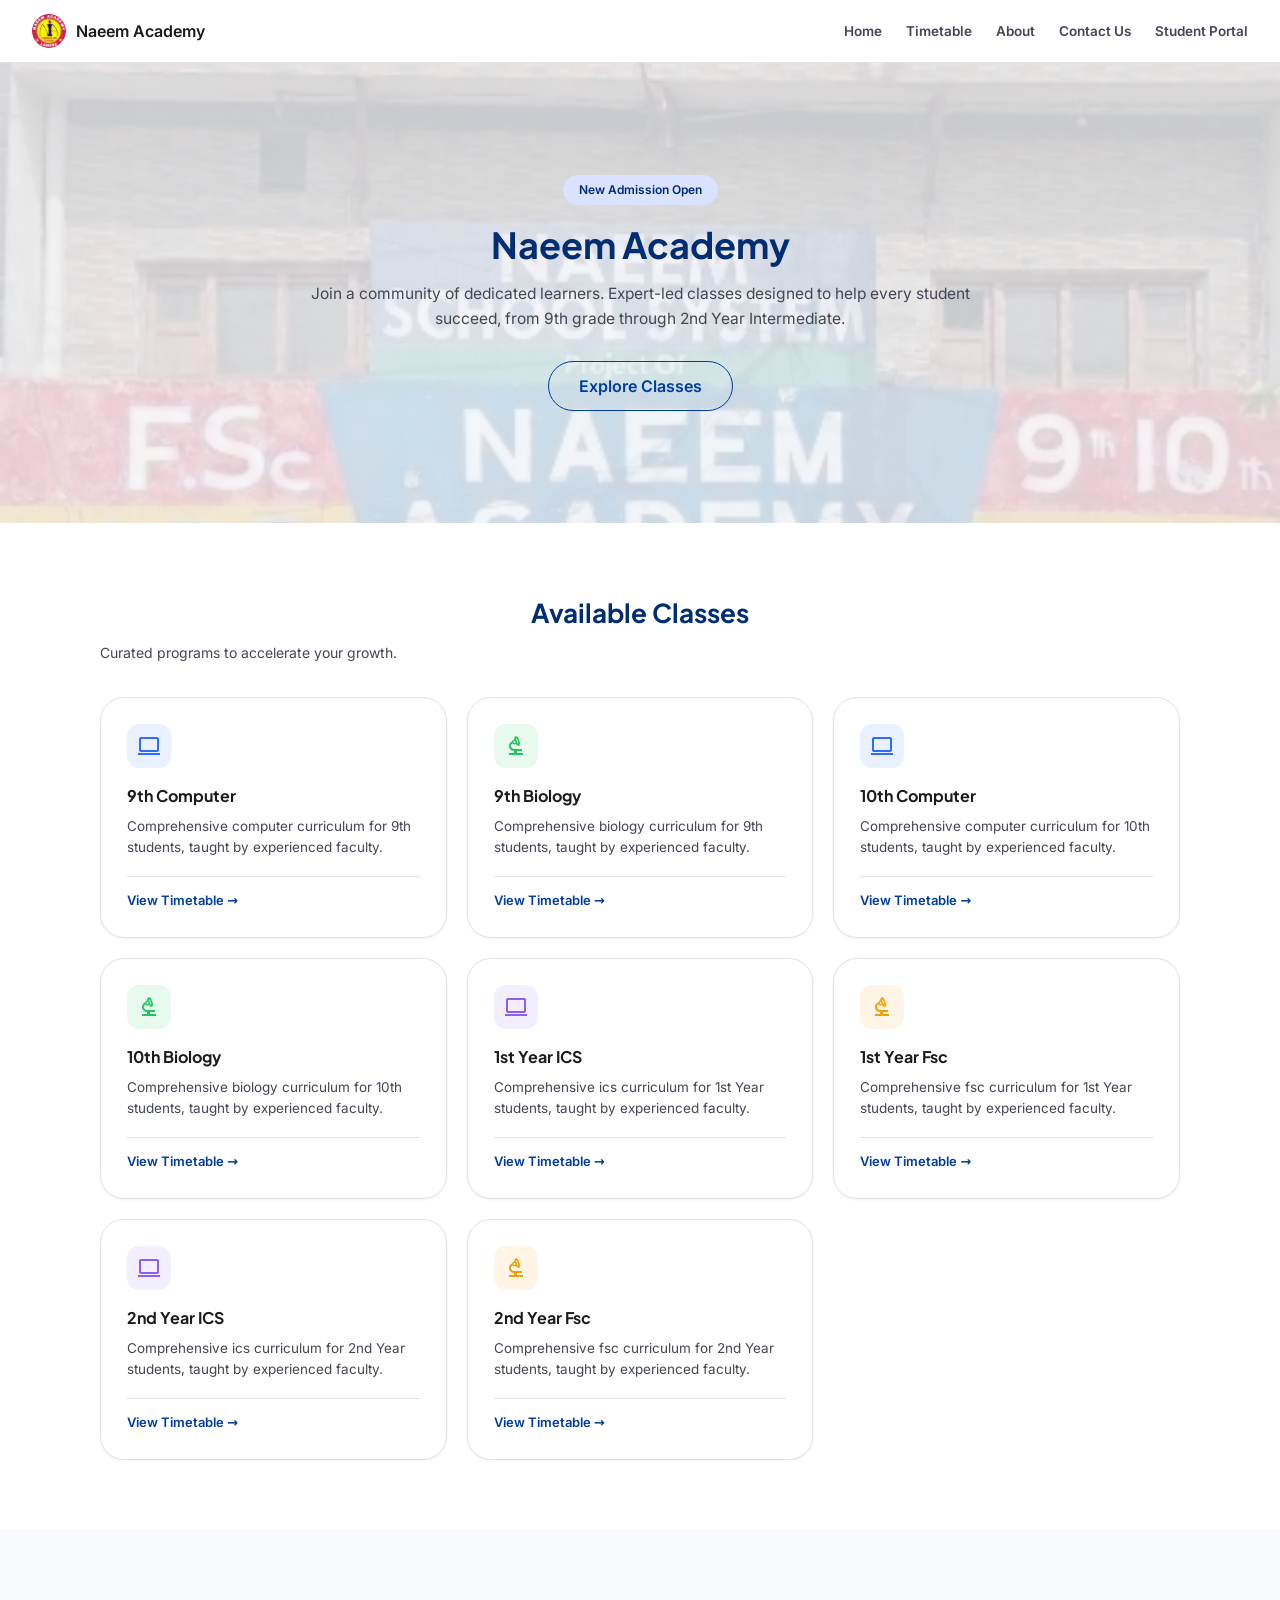
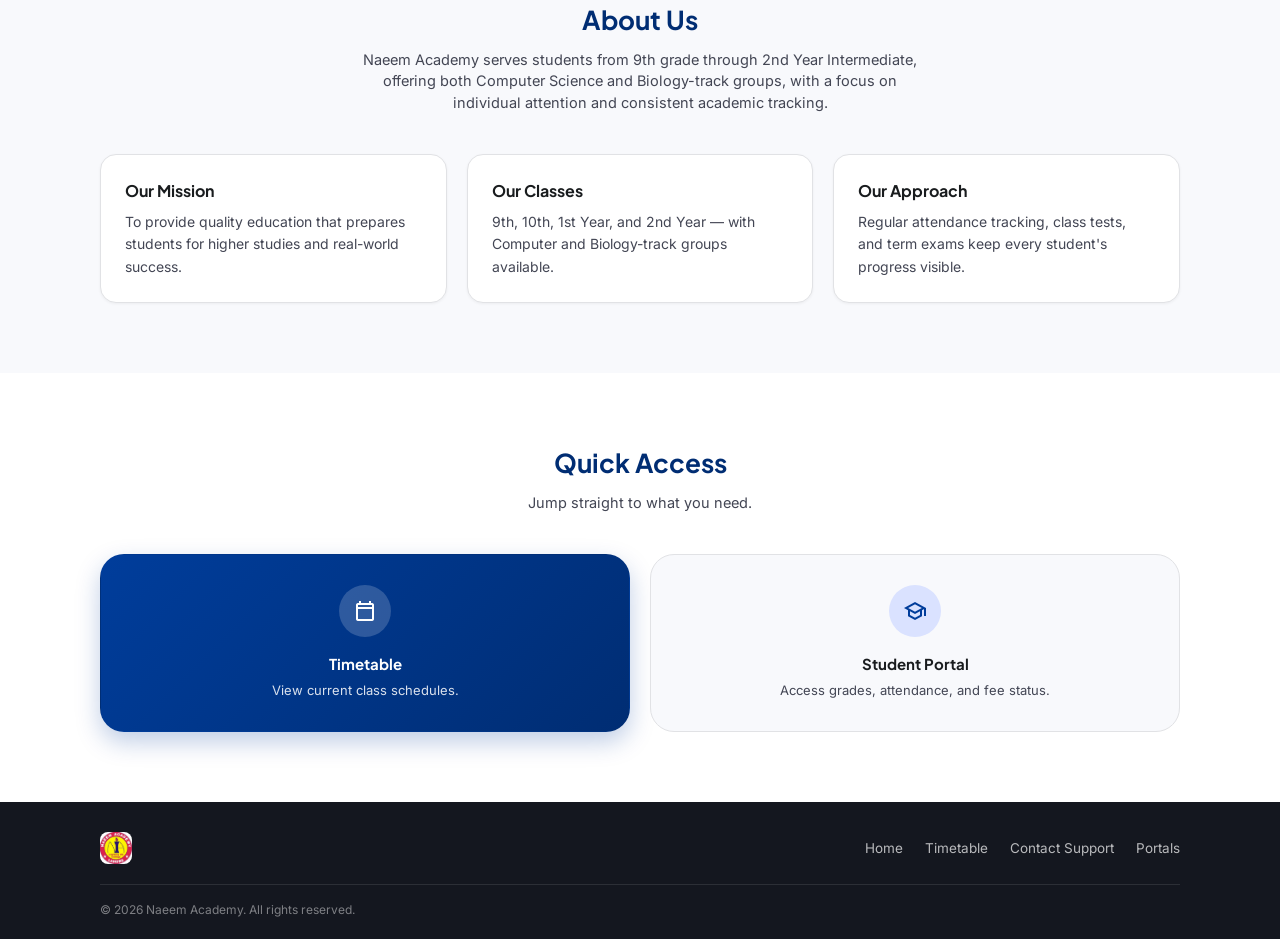
<file: index.html>
<!DOCTYPE html>
<html lang="en">
<head>
<meta charset="UTF-8" />
<meta name="viewport" content="width=device-width, initial-scale=1.0" />
<title>Naeem Academy - Home</title>
<link rel="stylesheet" href="fonts/fonts.css" />
<link rel="stylesheet" href="css/site.css" />
<link rel="stylesheet" href="css/landing.css" />
<link rel="icon" type="image/png" href="assets/favicon.png" />
</head>
<body class="public-body">

<a href="#main-content" class="sr-only-focusable">Skip to main content</a>

<header class="site-nav">
  <a href="#home" class="site-brand">
    <img src="assets/logo.jpg" alt="Naeem Academy logo" />
    <span>Naeem Academy</span>
  </a>
  <button type="button" class="public-nav-toggle" id="public-nav-toggle" aria-label="Open menu" aria-expanded="false">
    <span class="material-symbols-outlined">menu</span>
  </button>
  <nav class="site-nav-links" id="public-nav-links">
    <a href="#home">Home</a>
    <a href="timetable.html">Timetable</a>
    <a href="#about">About</a>
    <a href="#contact">Contact Us</a>
    <a href="student-login.html">Student Portal</a>
  </nav>
</header>

<main id="main-content">

  <section id="home" class="hero" style="background-image: url('assets/background.png');">
    <div class="hero-overlay"></div>
    <div class="hero-content">
      <span class="hero-badge">New Admission Open</span>
      <h1>Naeem Academy</h1>
      <p class="hero-tagline">Join a community of dedicated learners. Expert-led classes designed to help every student succeed, from 9th grade through 2nd Year Intermediate.</p>
      <a href="#classes" class="hero-cta">Explore Classes</a>
    </div>
  </section>

  <section id="classes" class="public-section">
    <div class="public-section-inner">
      <h2 class="section-heading-left">Available Classes</h2>
      <p class="section-lede-left">Curated programs to accelerate your growth.</p>

      <div class="class-grid" id="classGrid"></div>
    </div>
  </section>

  <section id="about" class="public-section public-section-alt">
    <div class="public-section-inner">
      <h2>About Us</h2>
      <p class="public-lede">
        Naeem Academy serves students from 9th grade through 2nd Year Intermediate, offering
        both Computer Science and Biology-track groups, with a focus on individual attention
        and consistent academic tracking.
      </p>
      <div class="about-grid">
        <div class="about-card">
          <h3>Our Mission</h3>
          <p>To provide quality education that prepares students for higher studies and real-world success.</p>
        </div>
        <div class="about-card">
          <h3>Our Classes</h3>
          <p>9th, 10th, 1st Year, and 2nd Year — with Computer and Biology-track groups available.</p>
        </div>
        <div class="about-card">
          <h3>Our Approach</h3>
          <p>Regular attendance tracking, class tests, and term exams keep every student's progress visible.</p>
        </div>
      </div>
    </div>
  </section>

  <section id="portals" class="public-section">
    <div class="public-section-inner">
      <h2>Quick Access</h2>
      <p class="public-lede">Jump straight to what you need.</p>
      <div class="quick-grid">
        <a href="timetable.html" class="quick-card quick-card-highlight">
          <div class="quick-card-icon"><span class="material-symbols-outlined">calendar_today</span></div>
          <h3>Timetable</h3>
          <p>View current class schedules.</p>
        </a>
        <a href="student-login.html" class="quick-card">
          <div class="quick-card-icon"><span class="material-symbols-outlined">school</span></div>
          <h3>Student Portal</h3>
          <p>Access grades, attendance, and fee status.</p>
        </a>
      </div>
    </div>
  </section>
<!--
  <section id="contact" class="public-section public-section-alt">
    <div class="public-section-inner">
      <h2>Get in Touch</h2>
      <p class="public-lede">We're here to help you on your educational journey.</p>
      <div class="contact-grid">
        <div class="contact-map">
          Map coming soon &mdash; add your Google Maps embed URL here.
        </div>
        <div class="contact-details-card">
          <div class="contact-row">
            <span class="contact-icon"><span class="material-symbols-outlined">location_on</span></span>
            <div>
              <div class="contact-label">Address</div>
              <div>Your academy address goes here<br><span class="placeholder-note">(placeholder)</span></div>
            </div>
          </div>
          <div class="contact-row">
            <span class="contact-icon"><span class="material-symbols-outlined">call</span></span>
            <div>
              <div class="contact-label">Phone</div>
              <div>+92 000 0000000<br><span class="placeholder-note">(placeholder)</span></div>
            </div>
          </div>
          <div class="contact-row">
            <span class="contact-icon"><span class="material-symbols-outlined">mail</span></span>
            <div>
              <div class="contact-label">Email</div>
              <div>info@naeemacademy.example<br><span class="placeholder-note">(placeholder)</span></div>
            </div>
          </div>
        </div>
      </div>
    </div>
  </section>
-->
</main>

<footer class="site-footer">
  <div class="site-footer-inner">
    <div class="site-footer-brand">
      <img src="assets/logo.jpg" alt="Naeem Academy logo" />
    </div>
    <nav class="site-footer-links">
      <a href="#home">Home</a>
      <a href="timetable.html">Timetable</a>
      <a href="#contact">Contact Support</a>
      <a href="#portals">Portals</a>
    </nav>
  </div>
  <p class="site-footer-copyright">&copy; 2026 Naeem Academy. All rights reserved.</p>
</footer>

<script src="js/home.js"></script>
</body>
</html>
</file>
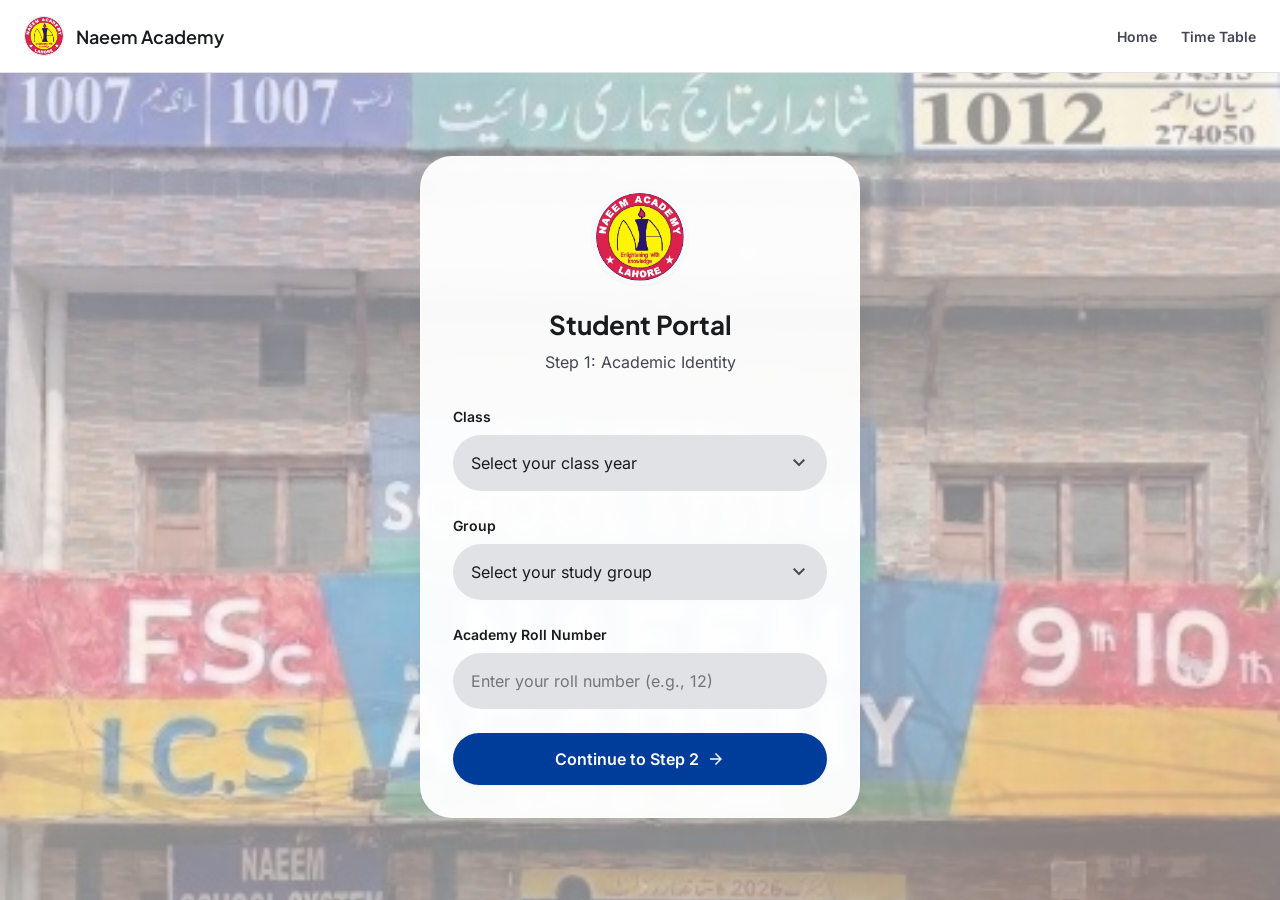
<file: attendance.html>
<!DOCTYPE html>
<html lang="en">
<head>
<meta charset="UTF-8" />
<meta name="viewport" content="width=device-width, initial-scale=1.0" />
<title>Naeem Academy - Attendance</title>
<link rel="stylesheet" href="fonts/fonts.css" />
<link rel="stylesheet" href="css/site.css" />
<link rel="icon" type="image/png" href="assets/favicon.png" />
</head>
<body>
  <div class="page-shell">
    <aside id="sidebar" class="sidebar"></aside>

    <nav id="mobileNav" class="mobile-nav" aria-label="Mobile navigation"></nav>
    <div id="notifModal" class="modal-overlay"></div>

    <div class="page-content">
      <header id="topbar" class="topbar"></header>

      <main class="page-main">
        <section class="profile-header-card">
          <div class="stack-row">
            <div class="avatar-circle"><span class="material-symbols-outlined">person</span></div>
            <div>
              <h1 class="page-title" id="headName"></h1>
              <p class="text-muted" id="headId" style="margin:2px 0 0;"></p>
            </div>
          </div>
          <div style="text-align:right;">
            <span class="text-label">Today's Attendance</span>
            <div id="headStatus" style="margin-top:8px;"></div>
          </div>
        </section>

        <div class="grid grid-3">
          <div class="stat-card" style="flex-direction:row; align-items:center;">
            <div class="avatar-circle" style="background:rgb(134,239,172); color:rgb(21,128,61);">
              <span class="material-symbols-outlined">check_circle</span>
            </div>
            <div>
              <div class="page-title" id="countPresent">0</div>
              <span class="text-label">Present</span>
            </div>
          </div>
          <div class="stat-card" style="flex-direction:row; align-items:center;">
            <div class="avatar-circle" style="background:rgb(254,226,226); color:rgb(220,38,38);">
              <span class="material-symbols-outlined">cancel</span>
            </div>
            <div>
              <div class="page-title" id="countAbsent">0</div>
              <span class="text-label">Absent</span>
            </div>
          </div>
          <div class="stat-card" style="flex-direction:row; align-items:center;">
            <div class="avatar-circle" style="background:rgb(254,243,199); color:rgb(217,119,6);">
              <span class="material-symbols-outlined">warning</span>
            </div>
            <div>
              <div class="page-title" id="countLeave">0</div>
              <span class="text-label">Leave</span>
            </div>
          </div>
        </div>

        <section class="table-card">
          <div class="cal-header">
            <div class="cal-title-row">
              <h2 class="section-title">Monthly Attendance</h2>
              <div class="month-switch">
                <button id="prevMonth" type="button" aria-label="Previous month"><span class="material-symbols-outlined" style="font-size:18px;">chevron_left</span></button>
                <span id="monthLabel">&mdash;</span>
                <button id="nextMonth" type="button" aria-label="Next month"><span class="material-symbols-outlined" style="font-size:18px;">chevron_right</span></button>
              </div>
            </div>
            <div class="cal-legend">
              <span><span class="dot" style="background:#dcfce7;"></span>Present</span>
              <span><span class="dot" style="background:#fee2e2;border:1px solid #dc2626;"></span>Absent</span>
              <span><span class="dot" style="background:#fef3c7;border:1px solid #d97706;"></span>Leave</span>
              <span><span class="dot" style="background:#dbeafe;border:1px solid #1d4ed8;"></span>Holiday</span>
              <span><span class="dot" style="border:1.5px dashed var(--color-outline-light);"></span>No Record</span>
            </div>
          </div>
          <div class="cal-grid" id="calGrid"></div>
        </section>
      </main>

      <footer class="table-card" style="border-radius:0; text-align:center; box-shadow:none; border-top:1px solid var(--color-line); margin-top:auto;">
        <span class="text-label" style="text-transform:none; letter-spacing:normal;">&copy; 2026 Naeem Academy. All rights reserved.</span>
      </footer>
      <div class="mobile-nav-spacer"></div>
    </div>
  </div>

  <script src="js/common.js"></script>
  <script src="js/layout.js"></script>
  <script src="js/attendance.js"></script>
</body>
</html>
</file>
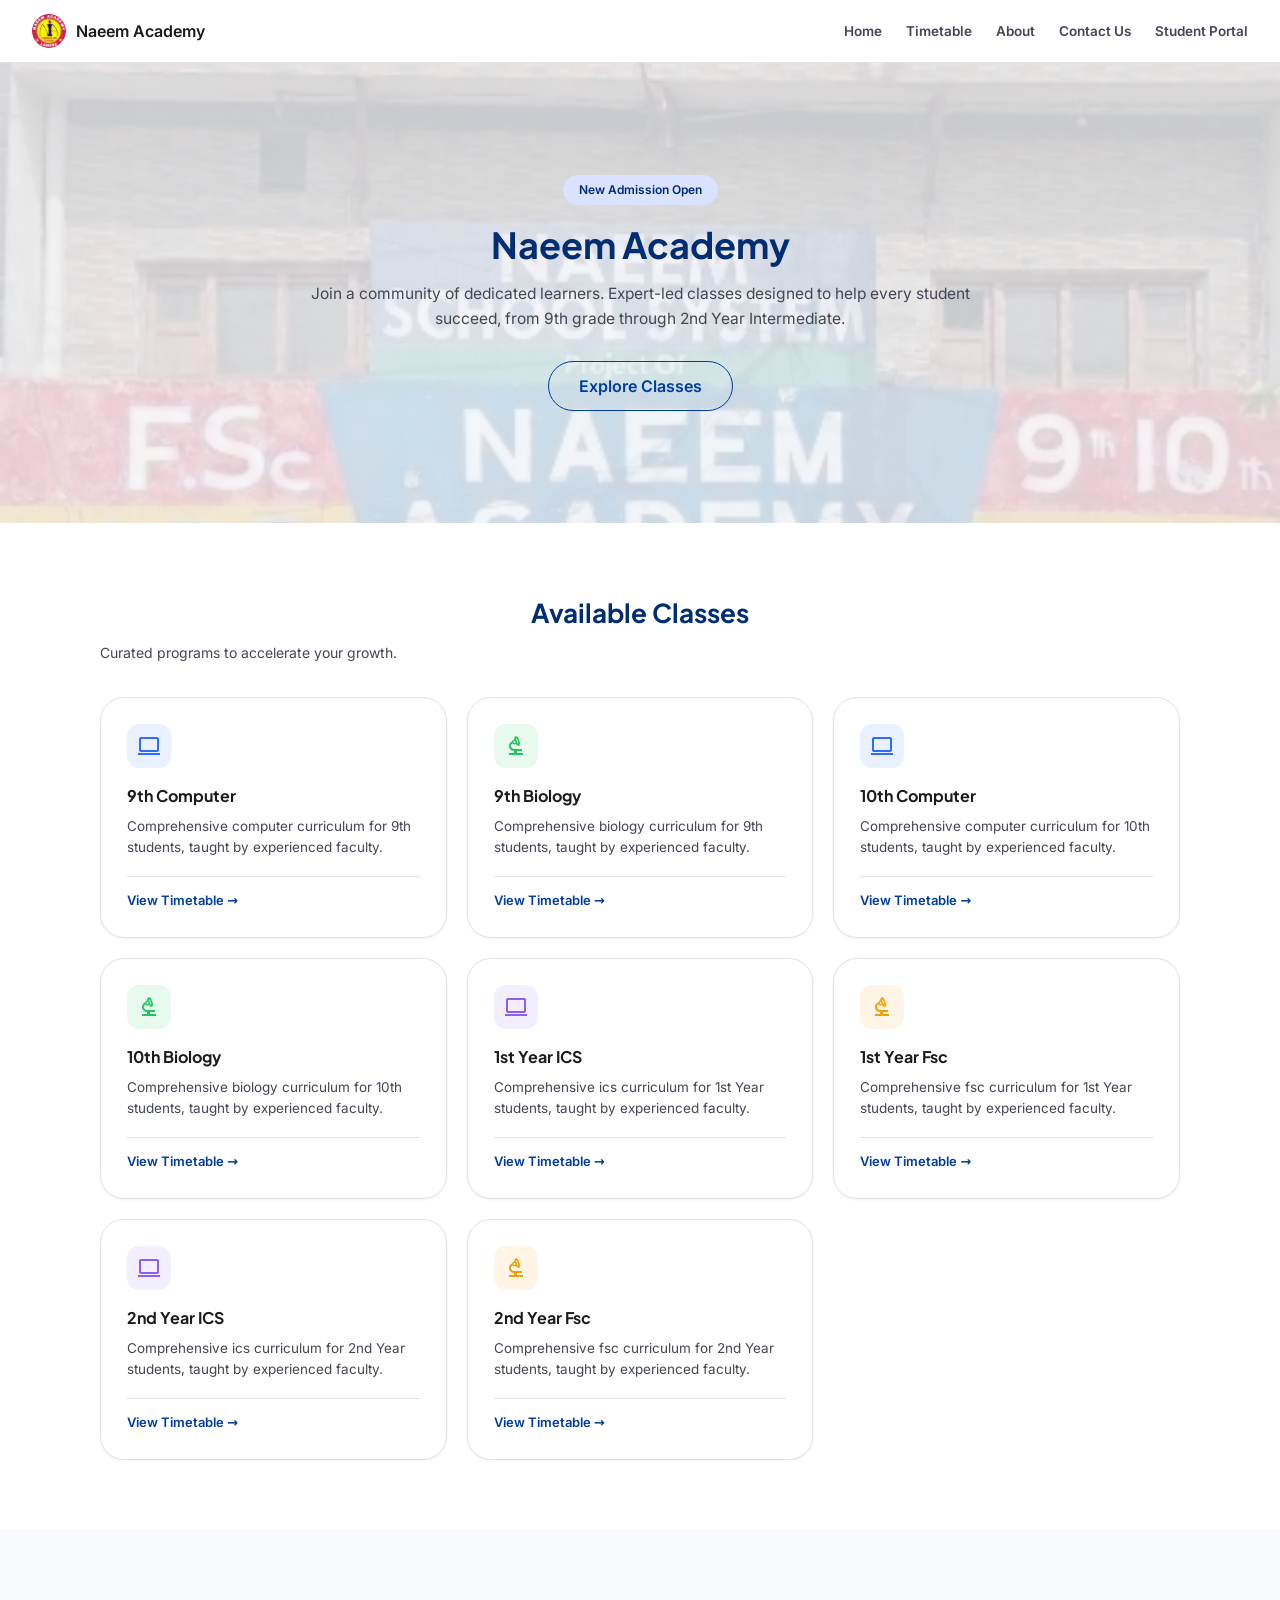
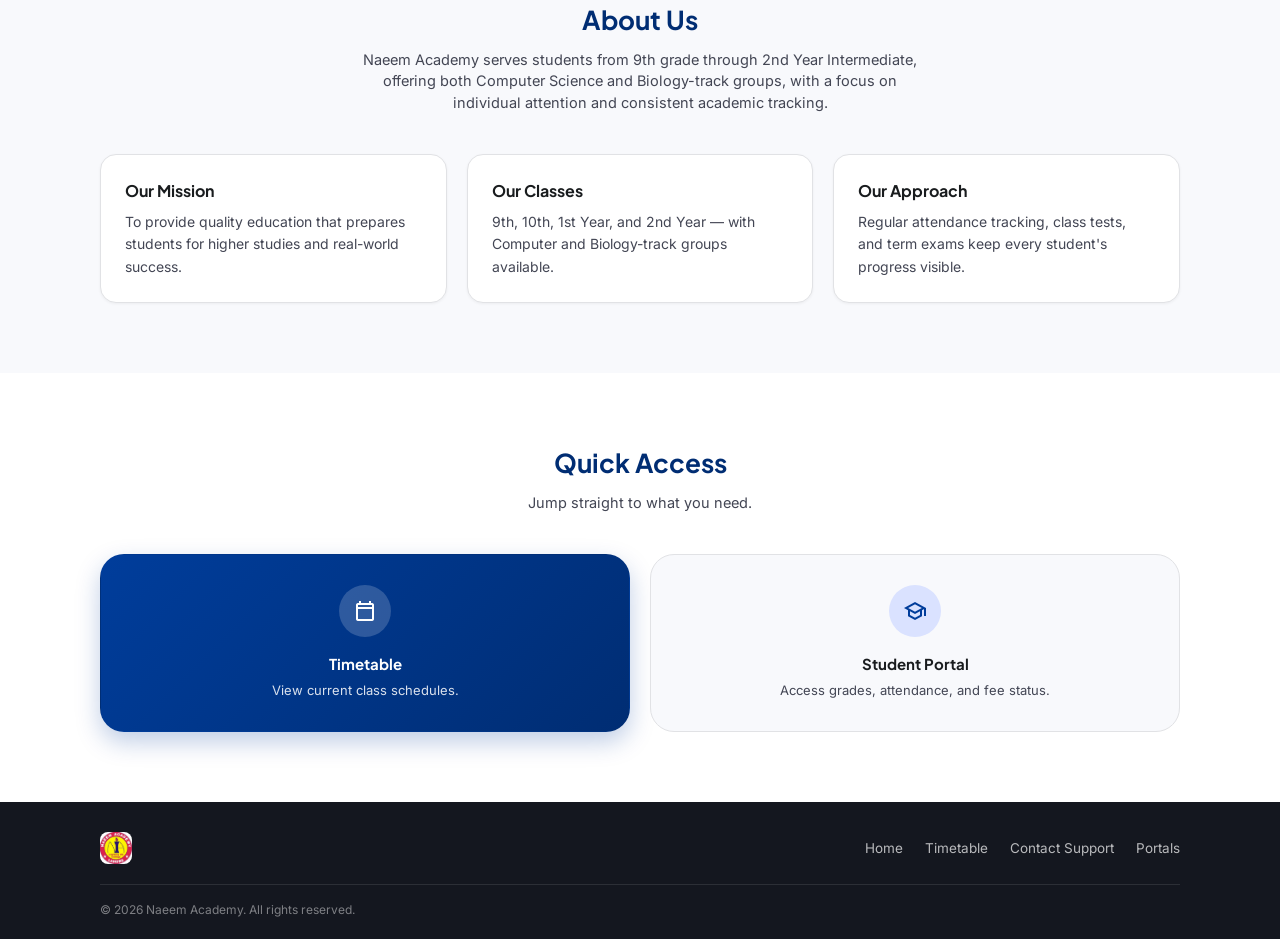
<file: class-test.html>
<!DOCTYPE html>
<html lang="en">

<head>

    <!-- Character Encoding -->
    <meta charset="UTF-8">

    <!-- Responsive -->
    <meta name="viewport" content="width=device-width, initial-scale=1.0">

    <!-- Title -->
    <title>Naeem Academy | Class Test Record</title>

    <!-- CSS -->
    <link rel="stylesheet" href="css/class-test.css">

    <!-- Google Font -->
    <link href="https://fonts.googleapis.com/css2?family=Poppins:wght@300;400;500;600;700&display=swap" rel="stylesheet">

    <!-- Font Awesome -->
    <link rel="stylesheet"
    href="https://cdnjs.cloudflare.com/ajax/libs/font-awesome/6.7.2/css/all.min.css">

    <!-- Favicon -->
    <link rel="icon" href="images/logo.jpg">

</head>

<body>

    <!--=========================================
                SIDEBAR
    ==========================================-->

    <aside class="sidebar">

        <!-- Academy Logo -->

        <div class="sidebar-logo">

            <img src="images/logo.jpg" alt="Naeem Academy">

            <h2>Naeem Academy</h2>

            <p>Student Portal</p>

        </div>

        <!-- Navigation -->

        <nav class="sidebar-menu">

            <a href="dashboard.html">

                <i class="fa-solid fa-house"></i>

                <span>Dashboard</span>

            </a>

            <a href="attendance.html">

                <i class="fa-solid fa-calendar-check"></i>

                <span>Attendance</span>

            </a>

            <a href="fees.html">

                <i class="fa-solid fa-money-bill-wave"></i>

                <span>Fees</span>

            </a>

            <div class="menu-group open">

                <button class="menu-parent" id="examMenu">

                    <span>

                        <i class="fa-solid fa-file-lines"></i>

                        Examination

                    </span>

                    <i class="fa-solid fa-chevron-down arrow"></i>

                </button>

                <div class="submenu" id="examSubmenu">

                    <a href="class-test.html" class="active">

                        <i class="fa-solid fa-file-signature"></i>

                        <span>Class Test Record</span>

                    </a>

                    <a href="test-session.html">

                        <i class="fa-solid fa-file-circle-check"></i>

                        <span>Test Session Record</span>

                    </a>

                </div>

            </div>

            <a href="profile.html">

                <i class="fa-solid fa-user"></i>

                <span>Profile</span>

            </a>

        </nav>

    </aside>

    <div class="sidebar-overlay" id="sidebarOverlay"></div>

    <!--=========================================
                MAIN CONTENT
    ==========================================-->

    <main class="main-content">
                <!--=========================================
                    TOP NAVBAR
        ==========================================-->

        <header class="topbar">

            <!-- Mobile Menu Button -->

            <button class="menu-toggle" id="menuToggle">

                <i class="fa-solid fa-bars"></i>

            </button>

            <!-- Page Title -->

            <div class="page-title">

                <h1>Class Test Record</h1>

                <p>View your class test performance</p>

            </div>

            <!-- Right Side -->

            <div class="topbar-right">

                <!-- Notice Button -->

                <button class="notice-btn" id="noticeBtn">

                    <i class="fa-solid fa-bell"></i>

                    <span class="notice-dot" id="noticeDot"></span>

                </button>

                <!-- Student -->

                <div class="student-info">

                    <i class="fa-solid fa-circle-user"></i>

                    <div class="student-details">

                        <h4 id="studentName">
                            Student Name
                        </h4>

                        <span id="studentClass">
                            9th - Computer
                        </span>

                    </div>

                    <button id="logoutBtn" class="logout-btn">

                        <i class="fa-solid fa-right-from-bracket"></i>

                        Logout

                    </button>

                </div>

            </div>

        </header>


<!--=========================================
            CLASS TEST SECTION
==========================================-->

<section class="class-test-section">

    <!-- Subject Selector -->

    <div class="subject-card">

        <label for="subjectSelect">

            Select Subject

        </label>

        <select id="subjectSelect">

        </select>

    </div>

    <!-- Class Test Table -->

    <div class="class-test-table">

        <table>

            <thead>

                <tr>

                    <th>Test</th>

                    <th>Date</th>

                    <th>Obtained</th>

                    <th>Total</th>

                    <th>Percentage</th>

                    <th>Grade</th>

                </tr>

            </thead>

            <tbody id="classTestTable">

            </tbody>

        </table>

    </div>

</section>



        <!--=========================================
                    FOOTER
        ==========================================-->

        <footer class="footer">

            <p>

                © 2026 Naeem Academy Student Portal

            </p>

        </footer>

    </main>



    <!--=========================================
                NOTICE OVERLAY
    ==========================================-->

    <div class="notice-overlay" id="noticeOverlay"></div>



    <!--=========================================
                NOTICE POPUP
    ==========================================-->

    <div class="notice-popup" id="noticePopup">

        <!-- Popup Header -->

        <div class="notice-header">

            <i class="fa-solid fa-bullhorn"></i>

            <h2 id="noticeTitle">

                Important Notice

            </h2>

        </div>


        <!-- Notice Date -->

        <div class="notice-date">

            <i class="fa-solid fa-calendar-days"></i>

            <span id="noticeDate">

                Loading...

            </span>

        </div>


        <!-- Notice Message -->

        <div class="notice-message">

            <p id="noticeMessage">

                Loading latest notice...

            </p>

        </div>


        <!-- Popup Button -->

        <div class="notice-footer">

            <button id="closeNotice">

                Close

            </button>

        </div>

    </div>


    

    <!--=========================================
                JAVASCRIPT
    ==========================================-->

    <script src="js/class-test.js"></script>

</body>

</html>
</file>
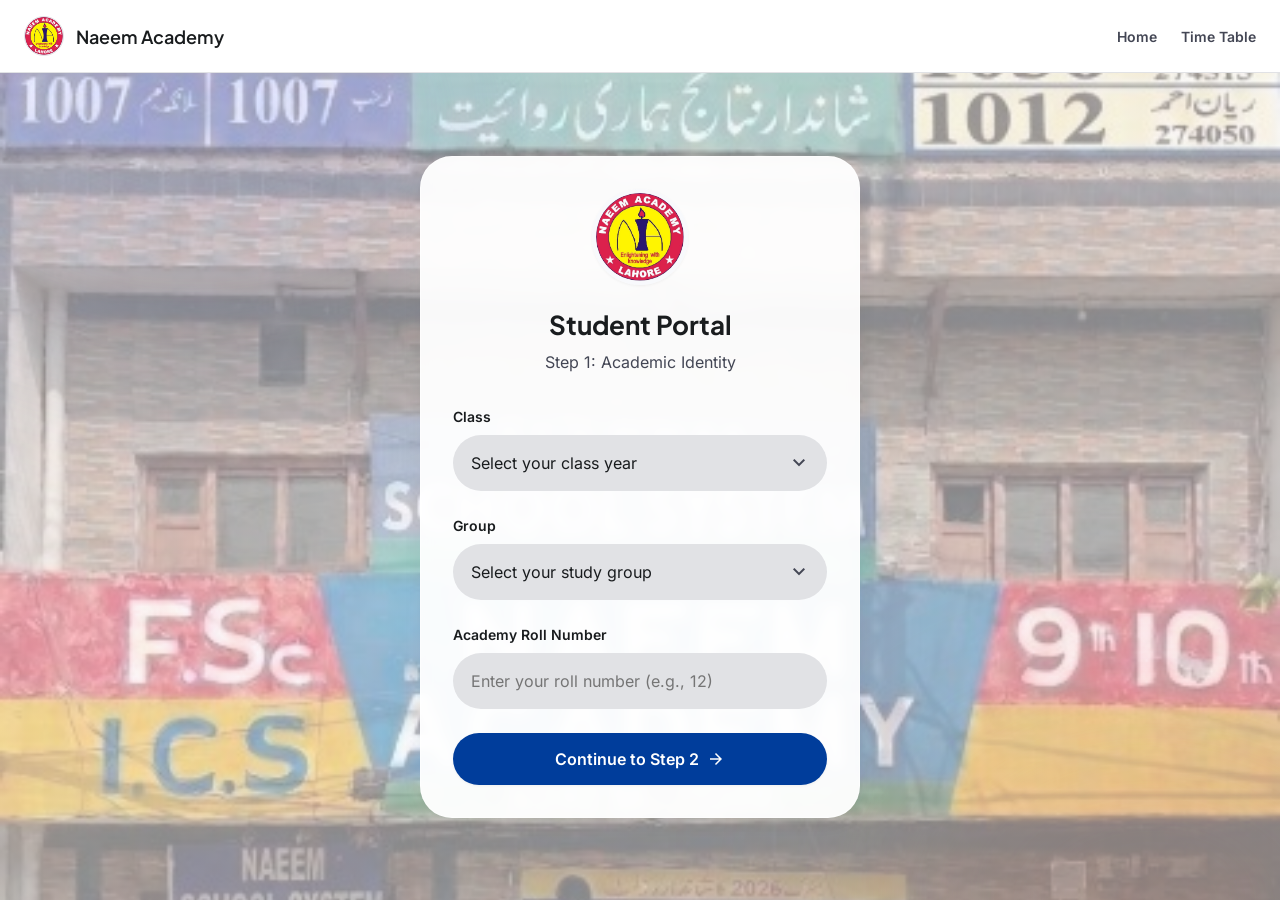
<file: classtest.html>
<!DOCTYPE html>
<html lang="en">
<head>
<meta charset="UTF-8" />
<meta name="viewport" content="width=device-width, initial-scale=1.0" />
<title>Naeem Academy - Class Tests</title>
<link rel="stylesheet" href="fonts/fonts.css" />
<link rel="stylesheet" href="css/site.css" />
<link rel="icon" type="image/png" href="assets/favicon.png" />
</head>
<body>
  <div class="page-shell">
    <aside id="sidebar" class="sidebar"></aside>

    <nav id="mobileNav" class="mobile-nav" aria-label="Mobile navigation"></nav>
    <div id="notifModal" class="modal-overlay"></div>

    <div class="page-content">
      <header id="topbar" class="topbar"></header>

      <main class="page-main">
        <section class="table-card">
          <div class="stack-row-between" style="margin-bottom:24px;">
            <h2 class="section-title">Class Tests</h2>
            <div class="select-filter-wrap">
              <select class="select-filter" id="subjectFilter"></select>
              <span class="material-symbols-outlined control-chevron-right" style="font-size:18px;">expand_more</span>
            </div>
          </div>
          <div class="table-scroll">
            <table class="data-table" id="testTable">
              <thead>
                <tr><th>Test</th><th>Date</th><th>Obtained</th><th>Total</th><th>Percentage</th><th>Grade</th></tr>
              </thead>
              <tbody id="testBody"></tbody>
            </table>
          </div>
          <div class="empty-state" id="emptyState" style="display:none;">No class tests recorded yet.</div>
        </section>
      </main>

      <footer class="table-card" style="border-radius:0; text-align:center; box-shadow:none; border-top:1px solid var(--color-line); margin-top:auto;">
        <span class="text-label" style="text-transform:none; letter-spacing:normal;">&copy; 2026 Naeem Academy. All rights reserved.</span>
      </footer>
      <div class="mobile-nav-spacer"></div>
    </div>
  </div>

  <script src="js/common.js"></script>
  <script src="js/layout.js"></script>
  <script src="js/classtest.js"></script>
</body>
</html>
</file>
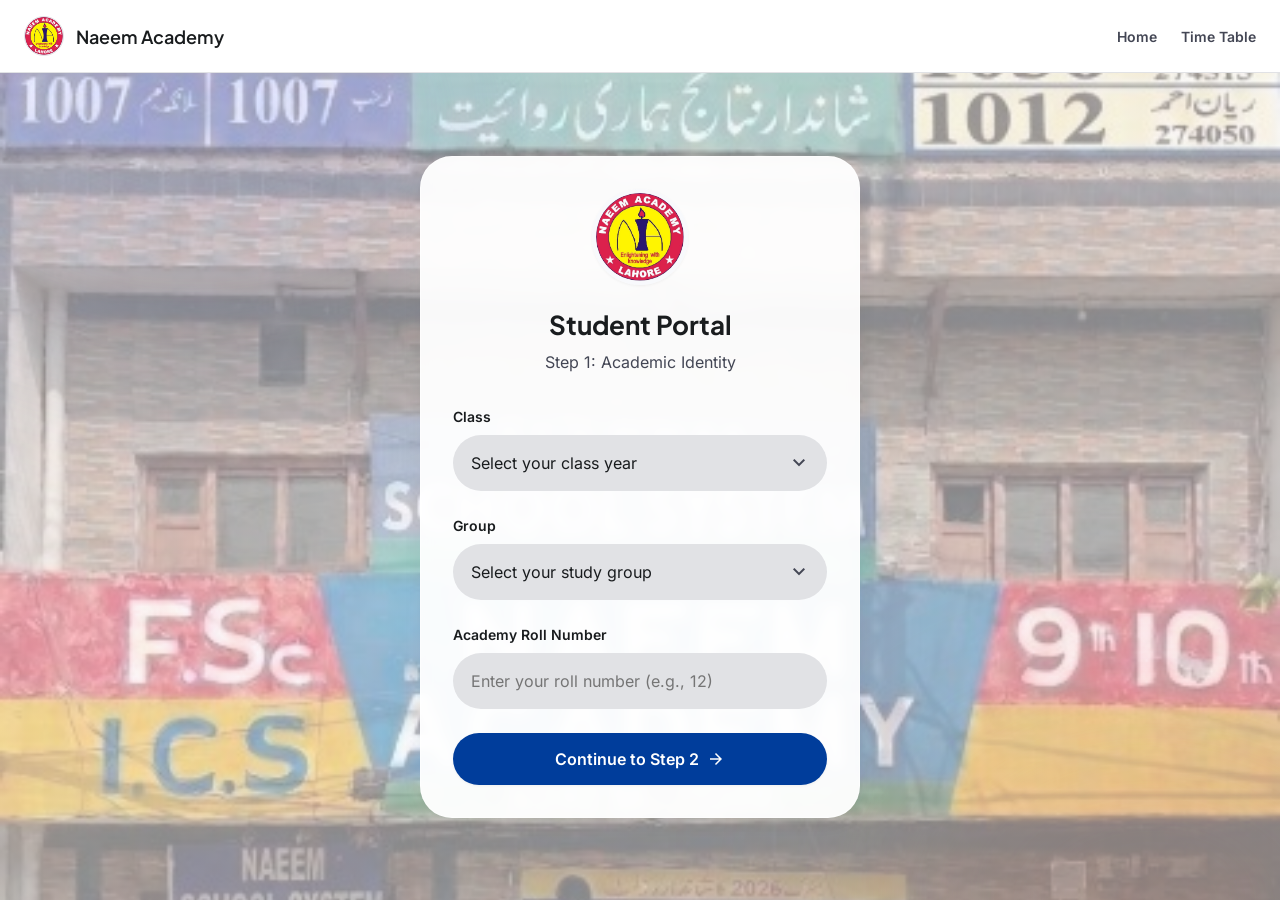
<file: dashboard.html>
<!DOCTYPE html>
<html lang="en">
<head>
<meta charset="UTF-8" />
<meta name="viewport" content="width=device-width, initial-scale=1.0" />
<title>Naeem Academy - Student Dashboard</title>
<link rel="stylesheet" href="fonts/fonts.css" />
<link rel="stylesheet" href="css/site.css" />
<link rel="icon" type="image/png" href="assets/favicon.png" />
</head>
<body>
  <div class="page-shell">
    <aside id="sidebar" class="sidebar"></aside>

    <nav id="mobileNav" class="mobile-nav" aria-label="Mobile navigation"></nav>
    <div id="notifModal" class="modal-overlay"></div>

    <div class="page-content">
      <header id="topbar" class="topbar"></header>

      <main class="page-main">
        <section class="welcome-card">
          <h1 class="text-display-script" id="welcomeName">Welcome</h1>
          <p class="text-muted" style="margin-top:12px;">Here's what's happening with your studies today.</p>
        </section>

        <div class="grid grid-6">
          <div class="stat-card col-span-2">
            <div class="stack-row-between">
              <span class="text-label">Monthly Fee</span>
              <span class="material-symbols-outlined stat-icon">payments</span>
            </div>
            <div class="stat-value" id="statMonthlyFee">&mdash;</div>
          </div>

          <div class="stat-card col-span-2">
            <div class="stack-row-between">
              <span class="text-label">Fee Status</span>
              <span class="material-symbols-outlined stat-icon">check_circle</span>
            </div>
            <div id="statFeeStatus"></div>
          </div>

          <div class="stat-card col-span-2">
            <div class="stack-row-between">
              <span class="text-label">Attendance Status</span>
              <span class="material-symbols-outlined stat-icon">check_circle</span>
            </div>
            <div class="stat-value" id="statAttendance">&mdash;</div>
          </div>

          <div class="exam-card col-span-3">
            <div class="stack-row-between">
              <div>
                <span class="text-label">Recent Class Test</span>
                <div class="text-muted" style="font-size:11px; text-transform:uppercase; letter-spacing:0.05em; margin-top:4px;" id="ctLabel">&nbsp;</div>
              </div>
              <span class="material-symbols-outlined" style="color:var(--color-primary);">quiz</span>
            </div>
            <div class="exam-score" id="ctScore">&mdash;</div>
            <div class="exam-footer" id="ctActions"></div>
          </div>

          <div class="exam-card col-span-3">
            <div class="stack-row-between">
              <div>
                <span class="text-label">Recent Test Session</span>
                <div class="text-muted" style="font-size:11px; text-transform:uppercase; letter-spacing:0.05em; margin-top:4px;" id="tsLabel">&nbsp;</div>
              </div>
              <span class="material-symbols-outlined" style="color:#a7391e;">assignment</span>
            </div>
            <div class="exam-score" id="tsScore">&mdash;</div>
            <div class="exam-footer" id="tsActions"></div>
          </div>
        </div>
      </main>

      <footer class="table-card" style="border-radius:0; text-align:center; box-shadow:none; border-top:1px solid var(--color-line); margin-top:auto;">
        <span class="text-label" style="text-transform:none; letter-spacing:normal;">&copy; 2026 Naeem Academy. All rights reserved.</span>
      </footer>
      <div class="mobile-nav-spacer"></div>
    </div>
  </div>

  <script src="js/common.js"></script>
  <script src="js/layout.js"></script>
  <script src="js/dashboard.js"></script>
</body>
</html>
</file>
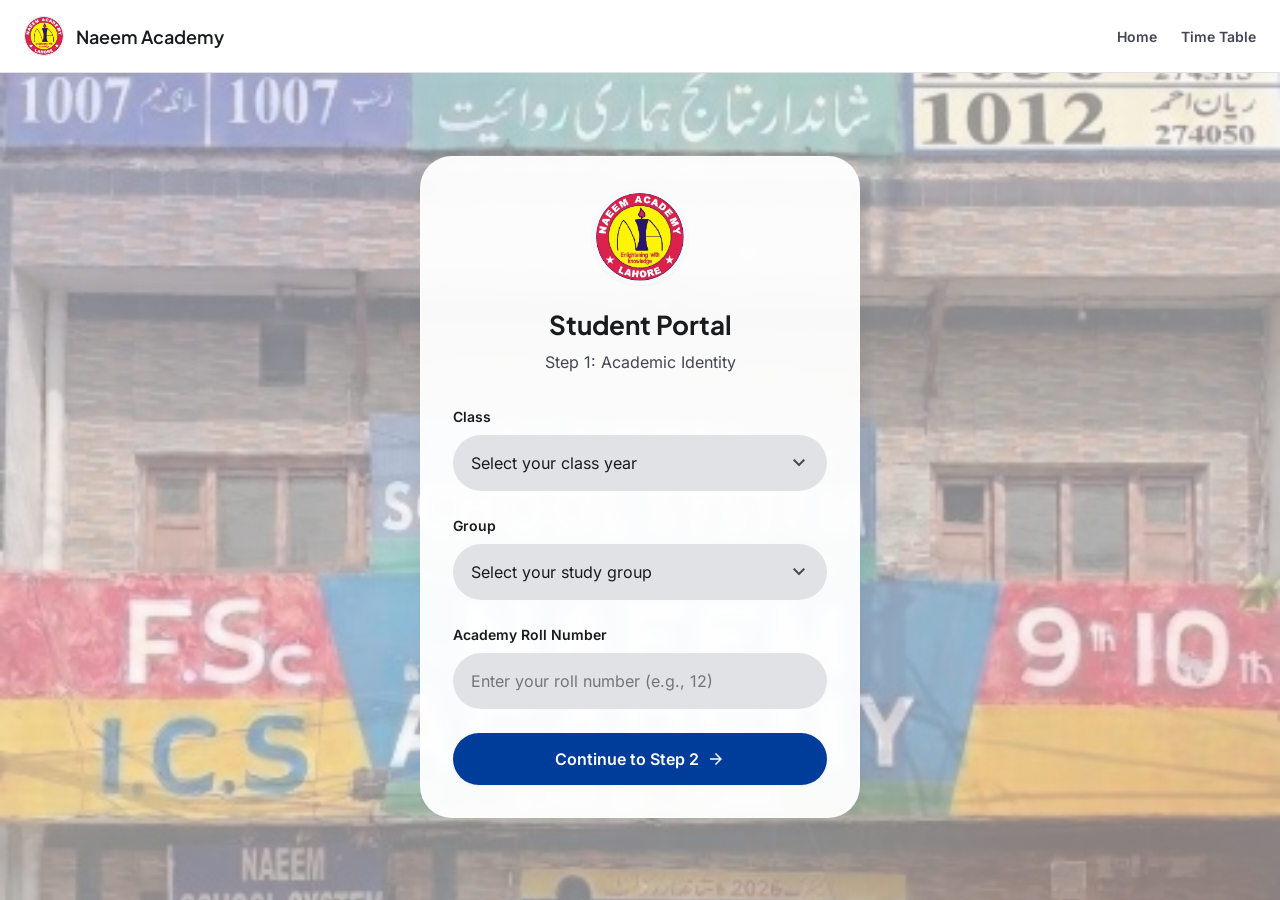
<file: fees.html>
<!DOCTYPE html>
<html lang="en">
<head>
<meta charset="UTF-8" />
<meta name="viewport" content="width=device-width, initial-scale=1.0" />
<title>Naeem Academy - Fees</title>
<link rel="stylesheet" href="fonts/fonts.css" />
<link rel="stylesheet" href="css/site.css" />
<link rel="icon" type="image/png" href="assets/favicon.png" />
</head>
<body>
  <div class="page-shell">
    <aside id="sidebar" class="sidebar"></aside>

    <nav id="mobileNav" class="mobile-nav" aria-label="Mobile navigation"></nav>
    <div id="notifModal" class="modal-overlay"></div>

    <div class="page-content">
      <header id="topbar" class="topbar"></header>

      <main class="page-main">
        <section class="profile-header-card">
          <div class="stack-row">
            <div class="avatar-circle"><span class="material-symbols-outlined">person</span></div>
            <div>
              <h1 class="page-title" id="headName"></h1>
              <p class="text-muted" id="headId" style="margin:2px 0 0;"></p>
            </div>
          </div>
          <div style="text-align:right;">
            <span class="text-label">Fee Management Status</span>
            <div id="headStatus" style="margin-top:8px;"></div>
          </div>
        </section>

        <div class="grid grid-3">
          <div class="stat-card">
            <div class="stack-row-between">
              <span class="text-label">Monthly Fee</span>
              <span class="material-symbols-outlined stat-icon">payments</span>
            </div>
            <div class="stat-value" id="monthlyFee">&mdash;</div>
          </div>
          <div class="stat-card">
            <div class="stack-row-between">
              <span class="text-label">Fee Status</span>
              <span class="material-symbols-outlined stat-icon">check_circle</span>
            </div>
            <div id="feeStatus"></div>
          </div>
          <div class="stat-card">
            <div class="stack-row-between">
              <span class="text-label">Remaining Fee</span>
              <span class="material-symbols-outlined stat-icon">account_balance_wallet</span>
            </div>
            <div class="stat-value" id="remainingFee">&mdash;</div>
          </div>
        </div>

        <div class="grid grid-2">
          <div class="stat-card">
            <div class="stack-row-between">
              <span class="text-label">Current Month</span>
              <span class="material-symbols-outlined stat-icon">calendar_today</span>
            </div>
            <div class="stat-value" style="font-size:20px;" id="currentMonth">&mdash;</div>
          </div>
          <div class="stat-card">
            <div class="stack-row-between">
              <span class="text-label">Paid Date</span>
              <span class="material-symbols-outlined stat-icon">event_available</span>
            </div>
            <div class="stat-value" style="font-size:20px;" id="paidDate">&mdash;</div>
          </div>
        </div>

        <section class="table-card">
          <div class="stack-row" style="margin-bottom:20px;">
            <span class="material-symbols-outlined" style="color:var(--color-primary);">history</span>
            <h2 class="section-title">Fee History</h2>
          </div>
          <div class="table-scroll">
            <table class="data-table">
              <thead>
                <tr><th>Month</th><th>Status</th><th>Date</th></tr>
              </thead>
              <tbody id="feeHistoryBody"></tbody>
            </table>
          </div>
        </section>
      </main>

      <footer class="table-card" style="border-radius:0; text-align:center; box-shadow:none; border-top:1px solid var(--color-line); margin-top:auto;">
        <span class="text-label" style="text-transform:none; letter-spacing:normal;">&copy; 2026 Naeem Academy. All rights reserved.</span>
      </footer>
      <div class="mobile-nav-spacer"></div>
    </div>
  </div>

  <script src="js/common.js"></script>
  <script src="js/layout.js"></script>
  <script src="js/fees.js"></script>
</body>
</html>
</file>
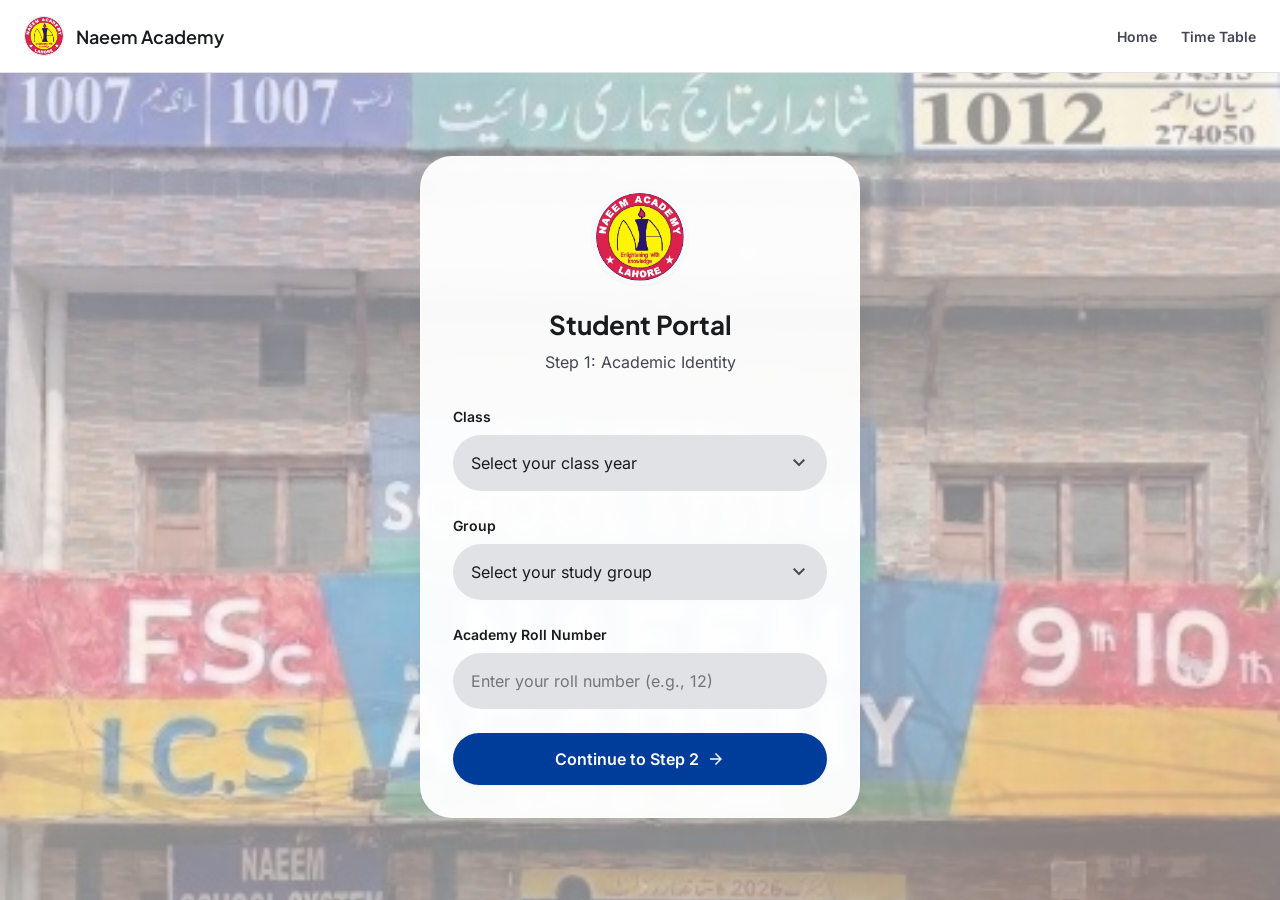
<file: profile.html>
<!DOCTYPE html>
<html lang="en">
<head>
<meta charset="UTF-8" />
<meta name="viewport" content="width=device-width, initial-scale=1.0" />
<title>Naeem Academy - Profile</title>
<link rel="stylesheet" href="fonts/fonts.css" />
<link rel="stylesheet" href="css/site.css" />
<link rel="icon" type="image/png" href="assets/favicon.png" />
</head>
<body>
  <div class="page-shell">
    <aside id="sidebar" class="sidebar"></aside>

    <nav id="mobileNav" class="mobile-nav" aria-label="Mobile navigation"></nav>
    <div id="notifModal" class="modal-overlay"></div>

    <div class="page-content">
      <header id="topbar" class="topbar"></header>

      <main class="page-main" style="align-items:center;">
        <div class="table-card" style="width:100%; max-width:640px; display:flex; flex-direction:column; align-items:center; gap:var(--space-8); text-align:center;">
          <div style="display:flex; flex-direction:column; align-items:center; gap:var(--space-4);">
            <div class="avatar-circle lg"><span class="material-symbols-outlined">person</span></div>
            <h1 class="section-title" id="pName"></h1>
          </div>

          <div class="grid grid-2" style="width:100%; text-align:left;">
            <div class="info-tile">
              <div class="icon-chip" style="background:#73f8e6; color:#00675d;">
                <span class="material-symbols-outlined">badge</span>
              </div>
              <div>
                <div class="info-label">Student ID</div>
                <div class="info-value" id="pStudentId"></div>
              </div>
            </div>
            <div class="info-tile">
              <div class="icon-chip" style="background:var(--color-primary-soft); color:var(--color-primary);">
                <span class="material-symbols-outlined">school</span>
              </div>
              <div>
                <div class="info-label">Class</div>
                <div class="info-value" id="pClass"></div>
              </div>
            </div>
            <div class="info-tile">
              <div class="icon-chip" style="background:#ffdad2; color:#862208;">
                <span class="material-symbols-outlined">groups</span>
              </div>
              <div>
                <div class="info-label">Group</div>
                <div class="info-value" id="pGroup"></div>
              </div>
            </div>
            <div class="info-tile">
              <div class="icon-chip" style="background:#dcfce7; color:#15803d;">
                <span class="material-symbols-outlined">payments</span>
              </div>
              <div>
                <div class="info-label">Monthly Fee</div>
                <div class="info-value" id="pFee"></div>
              </div>
            </div>
          </div>
        </div>
      </main>

      <footer class="table-card" style="border-radius:0; text-align:center; box-shadow:none; border-top:1px solid var(--color-line); margin-top:auto;">
        <span class="text-label" style="text-transform:none; letter-spacing:normal;">&copy; 2026 Naeem Academy. All rights reserved.</span>
      </footer>
      <div class="mobile-nav-spacer"></div>
    </div>
  </div>

  <script src="js/common.js"></script>
  <script src="js/layout.js"></script>
  <script src="js/profile.js"></script>
</body>
</html>
</file>
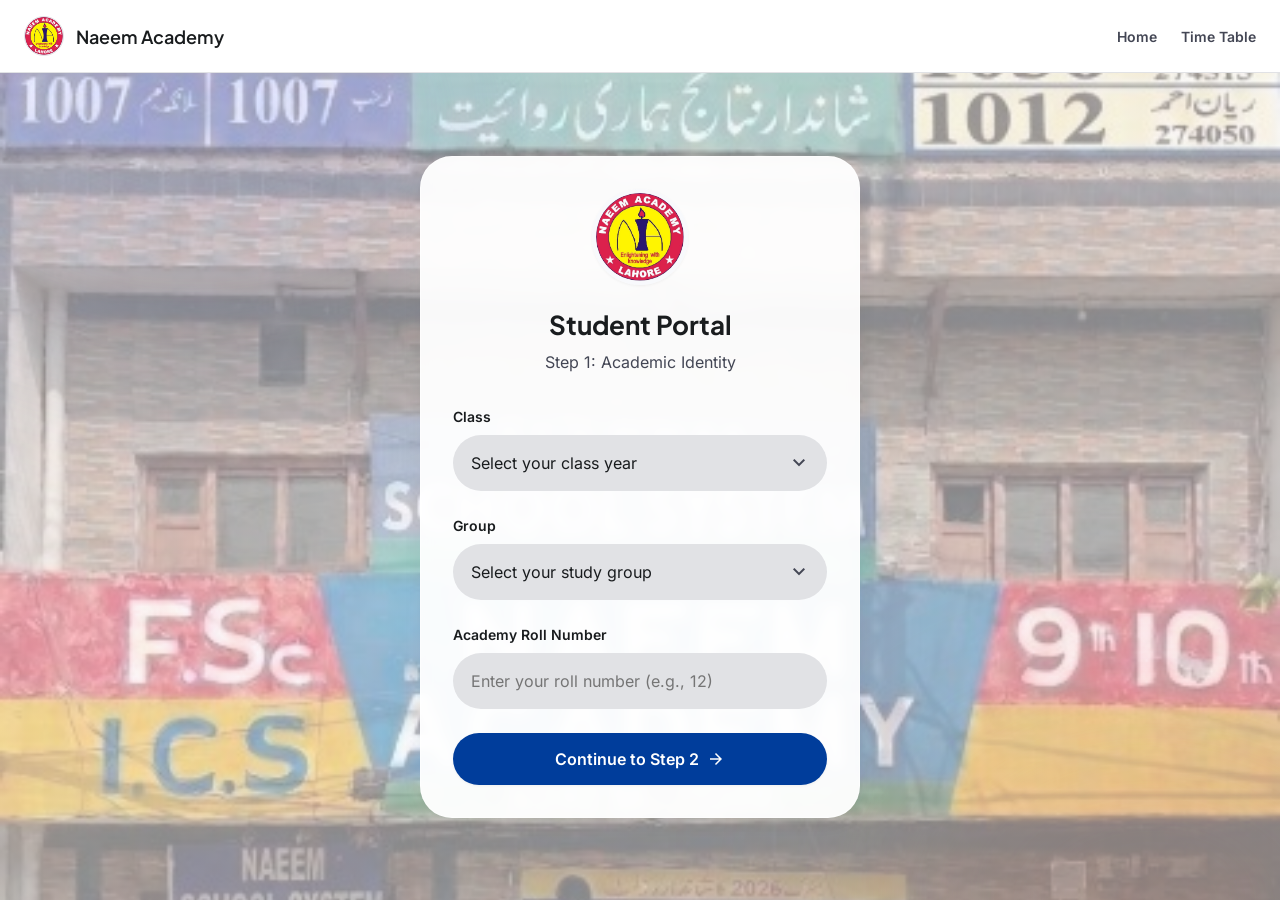
<file: student-login.html>
<!DOCTYPE html>
<html lang="en">
<head>
<meta charset="UTF-8" />
<meta name="viewport" content="width=device-width, initial-scale=1.0" />
<title>Naeem Academy - Student Login</title>
<link rel="stylesheet" href="fonts/fonts.css" />
<link rel="stylesheet" href="css/site.css" />
<link rel="icon" type="image/png" href="assets/favicon.png" />
</head>
<body class="auth-page">

  <header class="auth-header">
    <div class="brand">
      <img alt="Naeem Academy Logo" src="assets/logo.jpg" />
      <span>Naeem Academy</span>
    </div>
    <nav>
      <a href="index.html">Home</a>
      <a href="timetable.html">Time Table</a>
    </nav>
  </header>

  <!-- STEP 1 -->
  <main id="step1" class="step-panel auth-hero active">
    <div class="blob blob-1"></div>
    <div class="blob blob-2"></div>

    <div class="auth-card">
      <div class="auth-card-head">
        <img class="auth-logo" alt="Naeem Academy Logo" src="assets/logo.jpg" />
        <h1>Student Portal</h1>
        <p>Step 1: Academic Identity</p>
      </div>
      <form class="auth-form" id="step1Form" novalidate>
        <div class="field auth-field">
          <label for="class-select">Class</label>
          <div class="control-wrap">
            <select class="control control-pill" id="class-select" required disabled>
              <option selected value="">Loading classes&hellip;</option>
            </select>
            <span class="material-symbols-outlined control-chevron-right">expand_more</span>
          </div>
        </div>
        <div class="field auth-field">
          <label for="group-select">Group</label>
          <div class="control-wrap">
            <select class="control control-pill" id="group-select" required disabled>
              <option selected value="">Loading groups&hellip;</option>
            </select>
            <span class="material-symbols-outlined control-chevron-right">expand_more</span>
          </div>
        </div>
        <div class="field auth-field">
          <label for="roll-number">Academy Roll Number</label>
          <input class="control control-pill" id="roll-number" placeholder="Enter your roll number (e.g., 12)" required type="number" />
        </div>
        <p class="field-error" id="step1Error" role="alert" style="display:none;">
          <span class="material-symbols-outlined" style="font-size:18px;">error</span>
          <span id="step1ErrorText">We couldn't find a student matching those details.</span>
        </p>
        <div class="auth-field">
          <button class="btn btn-primary btn-block" type="submit">
            Continue to Step 2
            <span class="material-symbols-outlined" style="font-size:18px;">arrow_forward</span>
          </button>
        </div>
      </form>
    </div>
  </main>

  <!-- STEP 2 -->
  <main id="step2" class="step-panel auth-hero">
    <div class="auth-card">
      <div class="auth-card-head">
        <span class="auth-step-pill">Step 2 of 2</span>
        <img class="auth-logo" alt="Naeem Academy Logo" src="assets/logo.jpg" />
        <h1>Welcome Back</h1>
        <p>Please enter your password to continue.</p>
      </div>
      <form class="auth-form" id="step2Form" novalidate>
        <div class="field auth-field">
          <label for="student-id">Student ID</label>
          <div class="control-wrap">
            <span class="material-symbols-outlined control-icon-left">badge</span>
            <input class="control" id="student-id" readonly type="text" />
          </div>
        </div>
        <div class="field auth-field">
          <div class="stack-row-between" style="margin-bottom:8px;">
            <label for="password" style="margin-bottom:0;">Password</label>
            <a class="link-primary" href="#" id="forgotLink">Forgot Password?</a>
          </div>
          <div class="control-wrap">
            <span class="material-symbols-outlined control-icon-left">lock</span>
            <input class="control" id="password" placeholder="Enter your password" required type="password" />
            <button class="control-toggle-right" type="button" id="toggleVisibility" aria-label="Show password">
              <span class="material-symbols-outlined">visibility</span>
            </button>
          </div>
          <p class="field-error" id="step2Error" role="alert" style="display:none;">
            <span class="material-symbols-outlined" style="font-size:18px;">error</span>
            <span id="step2ErrorText">That password doesn't match this Student ID.</span>
          </p>
        </div>
        <div class="auth-field" style="display:flex; flex-direction:column; gap:16px;">
          <button class="btn btn-primary btn-block" type="submit">
            Log In
            <span class="material-symbols-outlined" style="font-size:18px;">arrow_forward</span>
          </button>
          <a class="auth-back link-quiet" href="#" id="backToStep1">Go back to Step 1</a>
        </div>
      </form>
    </div>
  </main>

  <script src="js/common.js"></script>
  <script src="js/auth.js"></script>
</body>
</html>
</file>
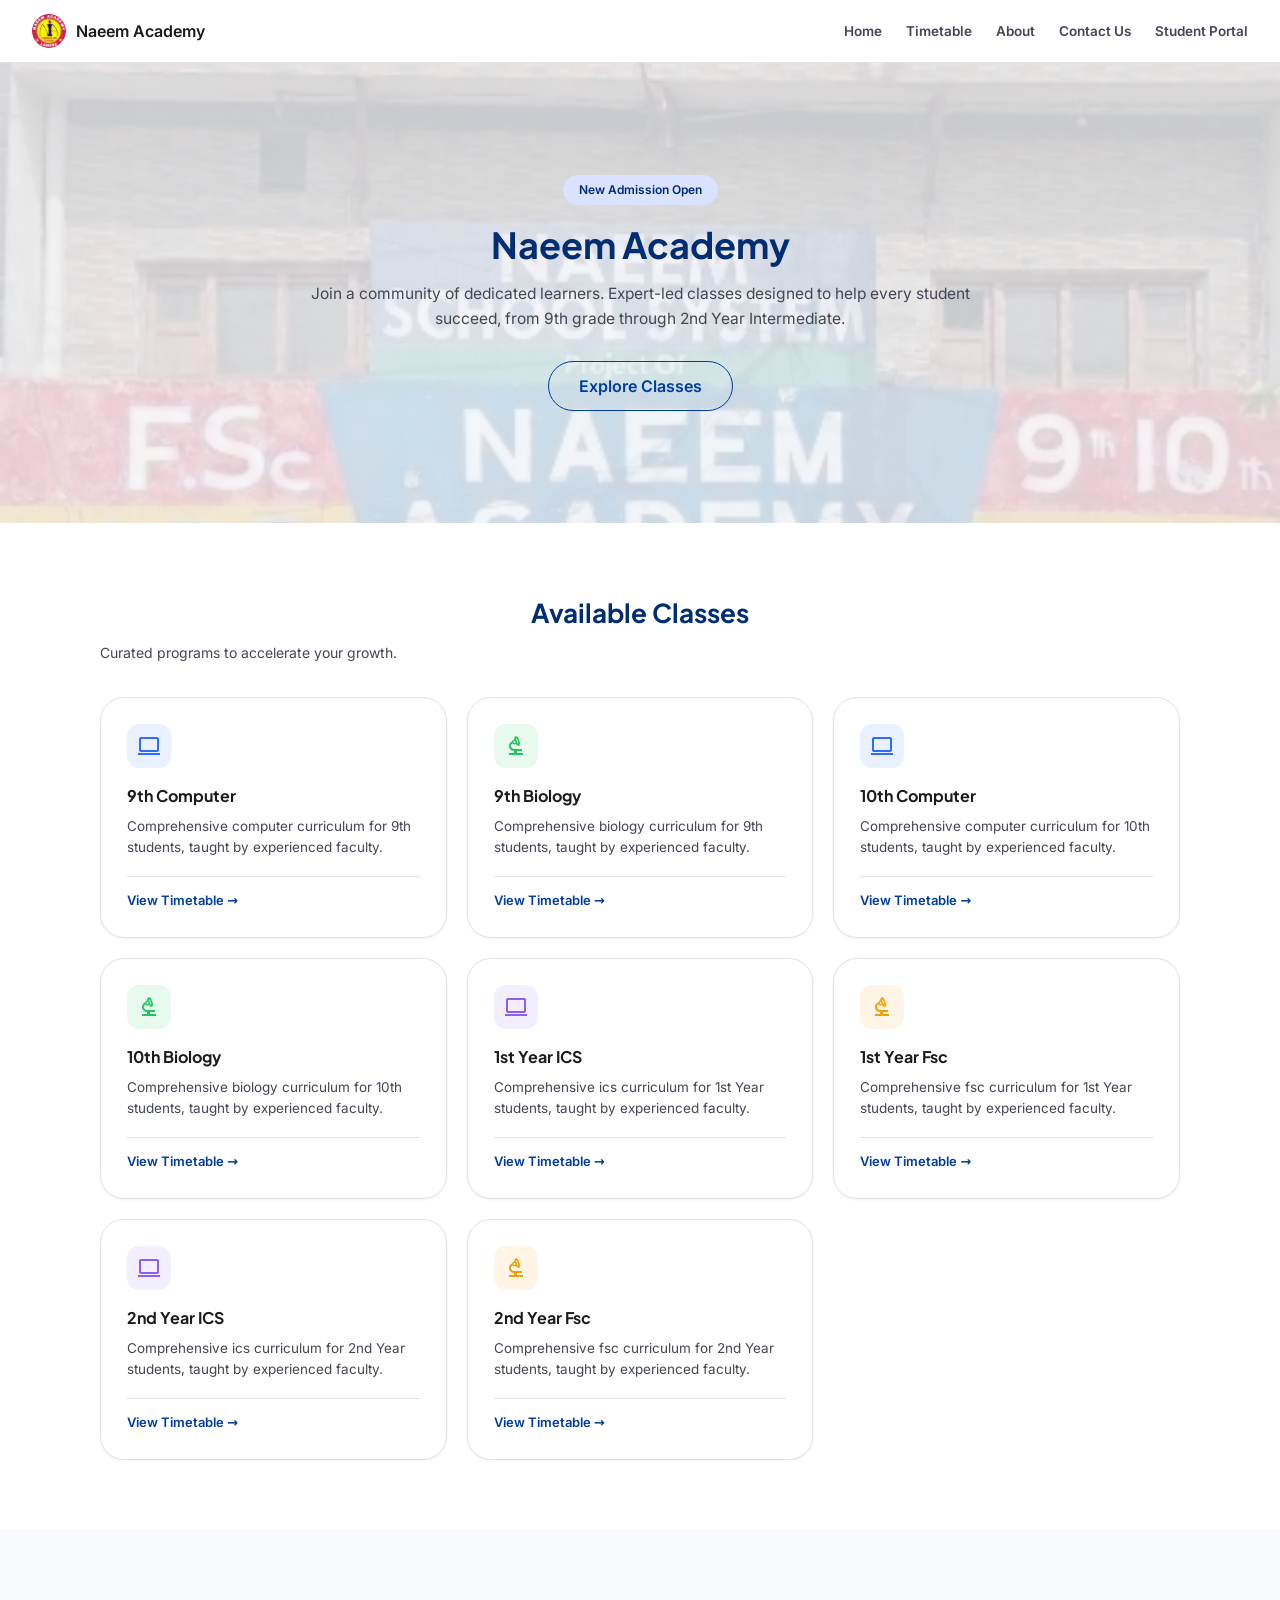
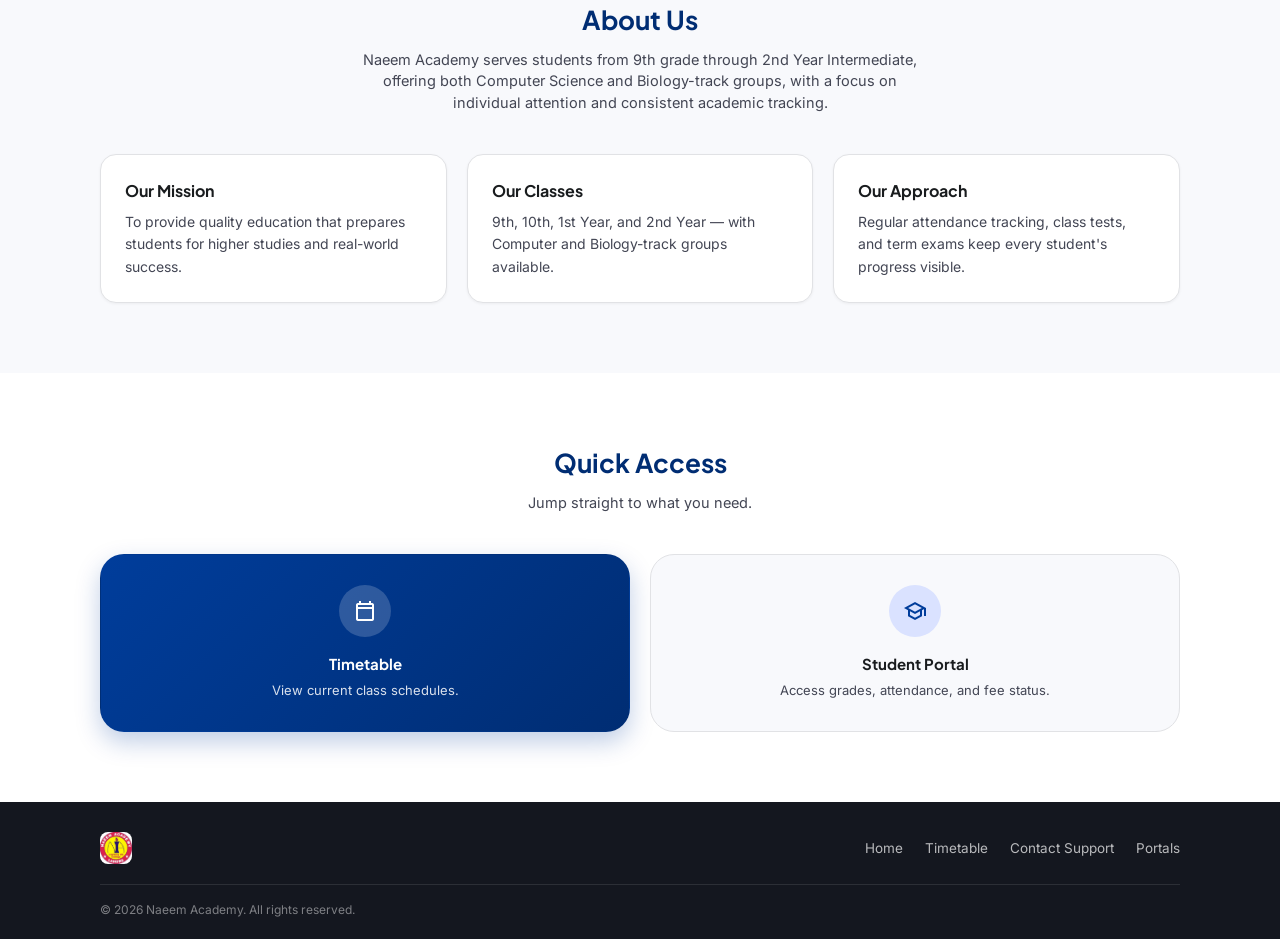
<file: test-session.html>
<!DOCTYPE html>
<html lang="en">

<head>

    <!-- Character Encoding -->
    <meta charset="UTF-8">

    <!-- Responsive -->
    <meta name="viewport" content="width=device-width, initial-scale=1.0">

    <!-- Title -->
    <title>Naeem Academy | Test Session Record</title>

    <!-- CSS -->
    <link rel="stylesheet" href="css/test-session.css">

    <!-- Google Font -->
    <link href="https://fonts.googleapis.com/css2?family=Poppins:wght@300;400;500;600;700&display=swap" rel="stylesheet">

    <!-- Font Awesome -->
    <link rel="stylesheet"
    href="https://cdnjs.cloudflare.com/ajax/libs/font-awesome/6.7.2/css/all.min.css">

    <!-- Favicon -->
    <link rel="icon" href="images/logo.jpg">

</head>

<body>

    <!--=========================================
                SIDEBAR
    ==========================================-->

    <aside class="sidebar">

        <!-- Academy Logo -->

        <div class="sidebar-logo">

            <img src="images/logo.jpg" alt="Naeem Academy">

            <h2>Naeem Academy</h2>

            <p>Student Portal</p>

        </div>

        <!-- Navigation -->

        <nav class="sidebar-menu">

            <a href="dashboard.html">

                <i class="fa-solid fa-house"></i>

                <span>Dashboard</span>

            </a>

            <a href="attendance.html">

                <i class="fa-solid fa-calendar-check"></i>

                <span>Attendance</span>

            </a>

            <a href="fees.html">

                <i class="fa-solid fa-money-bill-wave"></i>

                <span>Fees</span>

            </a>

            <div class="menu-group open">

    <button class="menu-parent" id="examMenu">

        <span>

            <i class="fa-solid fa-file-lines"></i>

            Examination

        </span>

        <i class="fa-solid fa-chevron-down arrow"></i>

    </button>

    <div class="submenu" id="examSubmenu">

        <a href="class-test.html">

            <i class="fa-solid fa-file-signature"></i>

            <span>Class Test Record</span>

        </a>

        <a href="test-session.html" class="active">

            <i class="fa-solid fa-file-circle-check"></i>

            <span>Test Session Record</span>

        </a>

    </div>

</div>

            <a href="profile.html">

                <i class="fa-solid fa-user"></i>

                <span>Profile</span>

            </a>

        </nav>

    </aside>

    <div class="sidebar-overlay" id="sidebarOverlay"></div>

    <!--=========================================
                MAIN CONTENT
    ==========================================-->

    <main class="main-content">
                <!--=========================================
                    TOP NAVBAR
        ==========================================-->

        <header class="topbar">

            <!-- Mobile Menu Button -->

            <button class="menu-toggle" id="menuToggle">

                <i class="fa-solid fa-bars"></i>

            </button>

            <!-- Page Title -->

            <div class="page-title">

                <h1>Test Session Record</h1>

                <p>View your session examination results</p>

            </div>

            <!-- Right Side -->

            <div class="topbar-right">

                <!-- Notice Button -->

                <button class="notice-btn" id="noticeBtn">

                    <i class="fa-solid fa-bell"></i>

                    <span class="notice-dot" id="noticeDot"></span>

                </button>

                <!-- Student -->

                <div class="student-info">

                    <i class="fa-solid fa-circle-user"></i>

                    <div class="student-details">

                        <h4 id="studentName">
                            Student Name
                        </h4>

                        <span id="studentClass">
                            9th - Computer
                        </span>

                    </div>

                    <button id="logoutBtn" class="logout-btn">

                        <i class="fa-solid fa-right-from-bracket"></i>

                        Logout

                    </button>

                </div>

            </div>

        </header>


        <!--=========================================
                    TEST SESSION SECTION
        ==========================================-->

        <section class="test-session-section">

            <!-- Session Selector -->

            <div class="session-card">

                <label for="sessionSelect">

                    Select Session

                </label>

                <select id="sessionSelect">

                </select>

            </div>

            <!-- Session Date -->

            <div class="session-date">

                <h3>

                    Date

                </h3>

                <p id="sessionDate">

                    -

                </p>

            </div>

            <!-- Result Table -->

            <div class="session-table">

                <table>

                    <thead>

                        <tr>

                            <th>Subject</th>

                            <th>Obtained</th>

                            <th>Total</th>

                            <th>Percentage</th>

                            <th>Grade</th>

                        </tr>

                    </thead>

                    <tbody id="sessionTable">

                    </tbody>

                </table>

            </div>

            <!-- Overall Summary -->

            <div class="overall-result">

                <div class="summary-box">

                    <h3>Total Obtained</h3>

                    <h2 id="overallObtained">-</h2>

                </div>

                <div class="summary-box">

                    <h3>Total Marks</h3>

                    <h2 id="overallTotal">-</h2>

                </div>

                <div class="summary-box">

                    <h3>Percentage</h3>

                    <h2 id="overallPercentage">-</h2>

                </div>

                <div class="summary-box">

                    <h3>Grade</h3>

                    <h2 id="overallGrade">-</h2>

                </div>

            </div>

        </section>


        <!--=========================================
                    FOOTER
        ==========================================-->

        <footer class="footer">

            <p>

                © 2026 Naeem Academy Student Portal

            </p>

        </footer>

    </main>



    <!--=========================================
                NOTICE OVERLAY
    ==========================================-->

    <div class="notice-overlay" id="noticeOverlay"></div>



    <!--=========================================
                NOTICE POPUP
    ==========================================-->

    <div class="notice-popup" id="noticePopup">

        <!-- Popup Header -->

        <div class="notice-header">

            <i class="fa-solid fa-bullhorn"></i>

            <h2 id="noticeTitle">

                Important Notice

            </h2>

        </div>


        <!-- Notice Date -->

        <div class="notice-date">

            <i class="fa-solid fa-calendar-days"></i>

            <span id="noticeDate">

                Loading...

            </span>

        </div>


        <!-- Notice Message -->

        <div class="notice-message">

            <p id="noticeMessage">

                Loading latest notice...

            </p>

        </div>


        <!-- Popup Button -->

        <div class="notice-footer">

            <button id="closeNotice">

                Close

            </button>

        </div>

    </div>


    

    <!--=========================================
                JAVASCRIPT
    ==========================================-->

    <script src="js/test-session.js"></script>

</body>

</html>
</file>
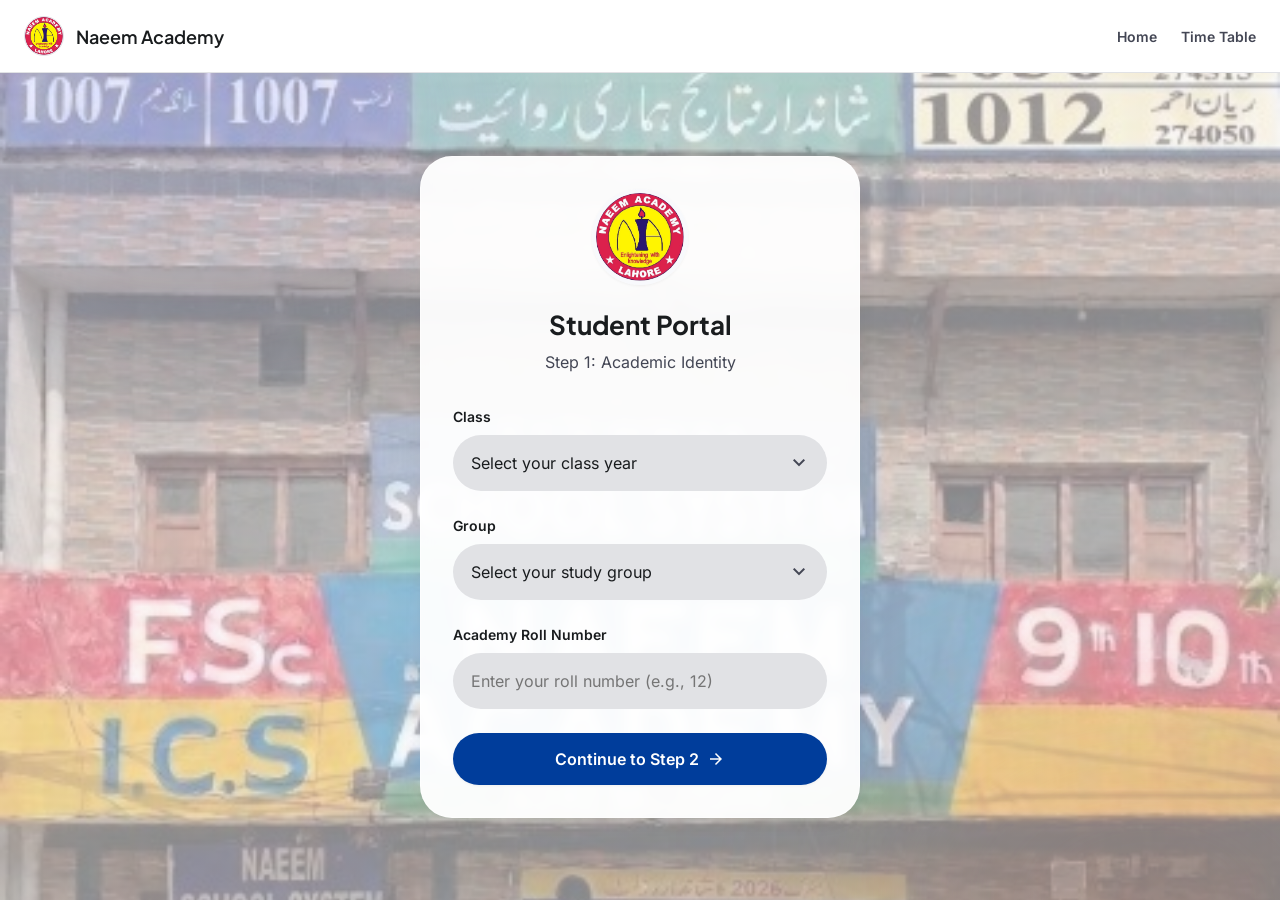
<file: testsession.html>
<!DOCTYPE html>
<html lang="en">
<head>
<meta charset="UTF-8" />
<meta name="viewport" content="width=device-width, initial-scale=1.0" />
<title>Naeem Academy - Test Sessions</title>
<link rel="stylesheet" href="fonts/fonts.css" />
<link rel="stylesheet" href="css/site.css" />
<link rel="icon" type="image/png" href="assets/favicon.png" />
</head>
<body>
  <div class="page-shell">
    <aside id="sidebar" class="sidebar"></aside>

    <nav id="mobileNav" class="mobile-nav" aria-label="Mobile navigation"></nav>
    <div id="notifModal" class="modal-overlay"></div>

    <div class="page-content">
      <header id="topbar" class="topbar"></header>

      <main class="page-main">
        <div class="grid grid-3" id="statGrid">
          <div class="stat-card" style="flex-direction:row; align-items:center;">
            <div class="avatar-circle" style="background:#e0e7ff; color:#4f46e5;"><span class="material-symbols-outlined">trophy</span></div>
            <div>
              <span class="text-label">Total Obtained Marks</span>
              <div class="page-title" id="statObtained">&mdash;</div>
            </div>
          </div>
          <div class="stat-card" style="flex-direction:row; align-items:center;">
            <div class="avatar-circle" style="background:#f3e8ff; color:#9333ea;"><span class="material-symbols-outlined">assessment</span></div>
            <div>
              <span class="text-label">Total Marks</span>
              <div class="page-title" id="statTotal">&mdash;</div>
            </div>
          </div>
          <div class="stat-card" style="flex-direction:row; align-items:center;">
            <div class="avatar-circle" style="background:#fff7ed; color:#ea580c;"><span class="material-symbols-outlined">calendar_today</span></div>
            <div>
              <span class="text-label">Result Date</span>
              <div class="page-title" style="font-size:18px;" id="statDate">&mdash;</div>
            </div>
          </div>
          <div class="stat-card" style="flex-direction:row; align-items:center;">
            <div class="avatar-circle" style="background:#f0fdf4; color:#16a34a;"><span class="material-symbols-outlined">military_tech</span></div>
            <div>
              <span class="text-label">Overall Grade</span>
              <div class="page-title" style="color:#15803d;" id="statGrade">&mdash;</div>
            </div>
          </div>
          <div class="stat-card" style="flex-direction:row; align-items:center;">
            <div class="avatar-circle" style="background:#f0fdfa; color:#0d9488;"><span class="material-symbols-outlined">pie_chart</span></div>
            <div>
              <span class="text-label">Percentage</span>
              <div class="page-title" id="statPercentage">&mdash;</div>
            </div>
          </div>
        </div>

        <section class="table-card" id="tableSection">
          <div class="stack-row-between" style="margin-bottom:24px;">
            <h2 class="section-title">Test Sessions</h2>
            <div class="select-filter-wrap">
              <select class="select-filter" id="sessionFilter"></select>
              <span class="material-symbols-outlined control-chevron-right" style="font-size:18px;">expand_more</span>
            </div>
          </div>
          <div class="table-scroll">
            <table class="data-table">
              <thead>
                <tr><th>Subject</th><th>Obtained Marks</th><th>Total Marks</th><th>Percentage</th><th>Grade</th></tr>
              </thead>
              <tbody id="sessionBody"></tbody>
            </table>
          </div>
        </section>

        <div class="empty-state" id="emptyState" style="display:none;">No test sessions recorded yet.</div>
      </main>

      <footer class="table-card" style="border-radius:0; text-align:center; box-shadow:none; border-top:1px solid var(--color-line); margin-top:auto;">
        <span class="text-label" style="text-transform:none; letter-spacing:normal;">&copy; 2026 Naeem Academy. All rights reserved.</span>
      </footer>
      <div class="mobile-nav-spacer"></div>
    </div>
  </div>

  <script src="js/common.js"></script>
  <script src="js/layout.js"></script>
  <script src="js/testsession.js"></script>
</body>
</html>
</file>
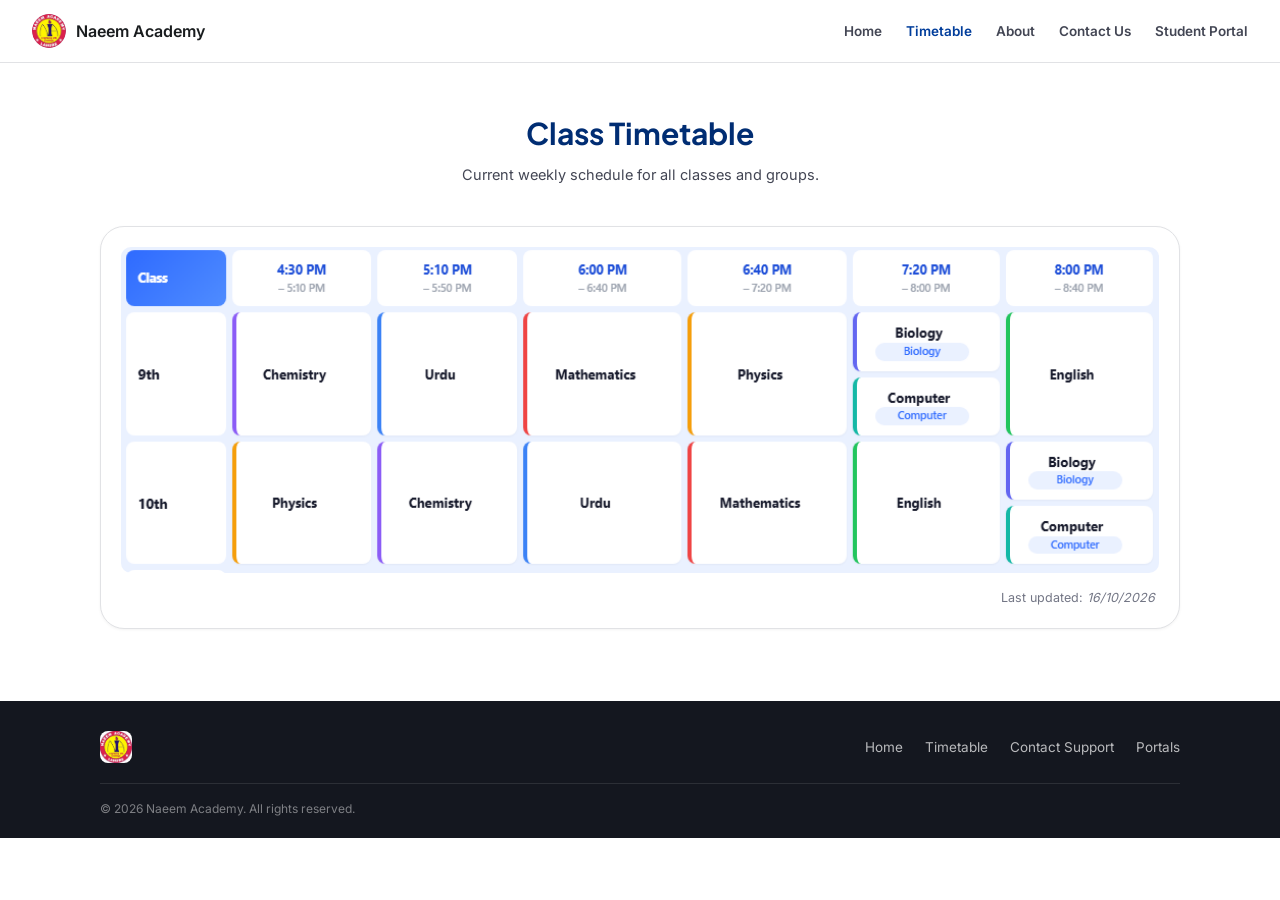
<file: timetable.html>
<!DOCTYPE html>
<html lang="en">
<head>
<meta charset="UTF-8" />
<meta name="viewport" content="width=device-width, initial-scale=1.0" />
<title>Naeem Academy - Timetable</title>
<link rel="stylesheet" href="fonts/fonts.css" />
<link rel="stylesheet" href="css/site.css" />
<link rel="stylesheet" href="css/landing.css" />
<link rel="icon" type="image/png" href="assets/favicon.png" />
</head>
<body class="public-body">

<a href="#main-content" class="sr-only-focusable">Skip to main content</a>

<header class="site-nav">
  <a href="index.html" class="site-brand">
    <img src="assets/logo.jpg" alt="Naeem Academy logo" />
    <span>Naeem Academy</span>
  </a>
  <button type="button" class="public-nav-toggle" id="public-nav-toggle" aria-label="Open menu" aria-expanded="false">
    <span class="material-symbols-outlined">menu</span>
  </button>
  <nav class="site-nav-links" id="public-nav-links">
    <a href="index.html#home">Home</a>
    <a href="timetable.html" style="color:var(--accent);">Timetable</a>
    <a href="index.html#about">About</a>
    <a href="index.html#contact">Contact Us</a>
    <a href="student-login.html">Student Portal</a>
  </nav>
</header>

<main id="main-content">
  <div class="timetable-page-header">
    <h1>Class Timetable</h1>
    <p>Current weekly schedule for all classes and groups.</p>
  </div>

  <div class="timetable-image-card">
    <img src="assets/timetable.png" alt="Naeem Academy weekly class timetable" />
    <p class="timetable-updated">Last updated: <em>16/10/2026</em></p>
  </div>
</main>

<footer class="site-footer">
  <div class="site-footer-inner">
    <div class="site-footer-brand">
      <img src="assets/logo.jpg" alt="Naeem Academy logo" />
    </div>
    <nav class="site-footer-links">
      <a href="index.html#home">Home</a>
      <a href="timetable.html">Timetable</a>
      <a href="index.html#contact">Contact Support</a>
      <a href="index.html#portals">Portals</a>
    </nav>
  </div>
  <p class="site-footer-copyright">&copy; 2026 Naeem Academy. All rights reserved.</p>
</footer>

<script src="js/home.js"></script>
</body>
</html>
</file>
<file: fonts/fonts.css>
/* ===========================================================
   Naeem Academy — self-hosted fonts
   Replaces the Google Fonts / Material Symbols CDN links. All
   font files live in this folder, so the page never depends on
   an external font CDN being reachable (and never shows literal
   icon names like "dashboard" as text while a CDN is slow/down).

   The icon font below is NOT the full Material Symbols set —
   it's been trimmed to only the ~34 icons this project actually
   uses (see /tmp/icons.txt at build time), which is why it's
   ~250KB instead of Google's multi-megabyte default.
   =========================================================== */

@font-face {
  font-family: "Material Symbols Outlined";
  font-style: normal;
  font-weight: 400;
  font-display: block;
  src: url("material-symbols-outlined.woff2") format("woff2");
}
.material-symbols-outlined {
  font-family: "Material Symbols Outlined";
  font-weight: normal;
  font-style: normal;
  font-size: 24px;
  line-height: 1;
  letter-spacing: normal;
  text-transform: none;
  display: inline-block;
  white-space: nowrap;
  word-wrap: normal;
  direction: ltr;
  -webkit-font-smoothing: antialiased;
}

@font-face {
  font-family: "Inter";
  font-style: normal;
  font-weight: 400;
  font-display: swap;
  src: url("files/inter-latin-400-normal.woff2") format("woff2");
}
@font-face {
  font-family: "Inter";
  font-style: normal;
  font-weight: 600;
  font-display: swap;
  src: url("files/inter-latin-600-normal.woff2") format("woff2");
}

@font-face {
  font-family: "Plus Jakarta Sans";
  font-style: normal;
  font-weight: 600;
  font-display: swap;
  src: url("files/plus-jakarta-sans-latin-600-normal.woff2") format("woff2");
}
@font-face {
  font-family: "Plus Jakarta Sans";
  font-style: normal;
  font-weight: 700;
  font-display: swap;
  src: url("files/plus-jakarta-sans-latin-700-normal.woff2") format("woff2");
}

@font-face {
  font-family: "Pacifico";
  font-style: normal;
  font-weight: 400;
  font-display: swap;
  src: url("files/pacifico-latin-400-normal.woff2") format("woff2");
}
</file>
<file: css/site.css>
/* ===========================================================
   Naeem Academy — main stylesheet (hand-written, no framework)
   ===========================================================
   This is the ONLY stylesheet the project needs. It replaces the
   previous Tailwind-based setup entirely: no build step, no
   utility-class soup in the HTML — just this file plus fonts.css.

   Structure of this file:
     1. Design tokens (CSS variables)
     2. Base / reset
     3. Layout primitives (page shell, grid helpers)
     4. Typography
     5. Buttons
     6. Cards & pills
     7. Forms (inputs, selects)
     8. Tables
     9. Sidebar (desktop) + topbar
     10. Mobile bottom nav
     11. Notifications modal
     12. Attendance calendar
     13. Login page
     14. Responsive tweaks
     15. Reduced motion
   =========================================================== */

/* ---------- 1. Design tokens ---------- */

:root {
  /* Colors — carried over 1:1 from the original palette */
  --color-primary: #003d9b;
  --color-primary-dark: #002d73;
  --color-primary-soft: #dae2ff;      /* chip backgrounds, active nav */
  --color-on-primary: #ffffff;

  --color-bg: #f8f9fc;                /* page background */
  --color-surface: #ffffff;           /* cards */
  --color-surface-alt: #f2f4f6;       /* sidebar / low surface */
  --color-surface-input: #e1e2e5;     /* input backgrounds */

  --color-text: #191c1e;
  --color-text-muted: #434654;
  --color-outline: #737685;
  --color-outline-light: #c3c6d6;
  --color-line: #e1e2e5;

  --color-error: #ba1a1a;
  --color-error-bg: #ffdad6;

  /* Status colors used for pills/badges throughout the portal */
  --status-green-bg: rgb(220, 252, 231);
  --status-green-fg: rgb(21, 128, 61);
  --status-red-bg: rgb(255, 218, 214);
  --status-red-fg: rgb(147, 0, 10);
  --status-amber-bg: rgb(254, 243, 199);
  --status-amber-fg: rgb(217, 119, 6);
  --status-blue-bg: rgb(219, 234, 254);
  --status-blue-fg: rgb(29, 78, 216);
  --status-grey-bg: #eceef0;
  --status-grey-fg: #434654;

  /* Grade colors */
  --grade-a-bg: #bbf7d8;
  --grade-a-fg: #15803d;
  --grade-b-bg: #fef3c7;
  --grade-b-fg: #d97706;
  --grade-c-bg: #ffdad6;
  --grade-c-fg: #93000a;

  /* Radius */
  --radius-sm: 10px;
  --radius-md: 16px;
  --radius-lg: 24px;
  --radius-xl: 32px;
  --radius-pill: 9999px;

  /* Shadow */
  --shadow-sm: 0 1px 3px rgba(0, 0, 0, 0.05);
  --shadow-md: 0 4px 20px rgba(0, 0, 0, 0.05);
  --shadow-lg: 0 16px 36px rgba(0, 0, 0, 0.12);

  /* Spacing scale */
  --space-1: 4px;
  --space-2: 8px;
  --space-3: 12px;
  --space-4: 16px;
  --space-5: 20px;
  --space-6: 24px;
  --space-8: 32px;
  --space-10: 40px;

  /* Card gap: the space between cards in a grid/stack — tuned to feel
     airy without wasting space; consistent everywhere. */
  --card-gap: 24px;   /* between cards in the same row/group */
  --section-gap: 32px; /* between distinct page sections */

  /* Motion */
  --duration-fast: 150ms;
  --duration-base: 220ms;
  --duration-slow: 320ms;
  --ease: cubic-bezier(0.4, 0, 0.2, 1);

  /* Fonts */
  --font-body: "Inter", system-ui, -apple-system, sans-serif;
  --font-heading: "Plus Jakarta Sans", system-ui, -apple-system, sans-serif;
  --font-script: "Pacifico", cursive;

  --bottom-nav-clearance: 100px;
}

/* ---------- 2. Base / reset ---------- */

* { box-sizing: border-box; }
html { -webkit-text-size-adjust: 100%; scroll-behavior: smooth; }
body {
  margin: 0;
  background: var(--color-bg);
  color: var(--color-text);
  font-family: var(--font-body);
  font-size: 16px;
  line-height: 1.5;
  overflow-x: hidden;
  min-height: 100vh;
}
img { max-width: 100%; height: auto; display: block; }
a { color: inherit; text-decoration: none; }
button { font-family: inherit; cursor: pointer; }
ul, ol { margin: 0; padding: 0; list-style: none; }

a:focus-visible, button:focus-visible, input:focus-visible,
select:focus-visible, [tabindex]:focus-visible {
  outline: 2px solid var(--color-primary);
  outline-offset: 2px;
  border-radius: 4px;
}

/* ---------- 3. Layout primitives ---------- */

.page-shell {
  display: flex;
  min-height: 100vh;
}
.page-content {
  flex: 1 1 auto;
  min-width: 0;
  display: flex;
  flex-direction: column;
}
.page-main {
  flex: 1 1 auto;
  width: 100%;
  max-width: 1280px;
  margin: 0 auto;
  padding: var(--space-10) var(--space-6);
  display: flex;
  flex-direction: column;
  gap: var(--section-gap); /* space between distinct sections (banner, grid, table...) */
}

/* Generic responsive grids — the only "utility-ish" classes we keep,
   because hand-naming every grid arrangement isn't worth it.
   Cards within the same row use --card-gap, which is intentionally
   a bit tighter than --section-gap — they're one visual group. */
.grid { display: grid; gap: var(--card-gap); }
.grid-3 { grid-template-columns: repeat(3, 1fr); }
.grid-2 { grid-template-columns: repeat(2, 1fr); }
.grid-6 { grid-template-columns: repeat(6, 1fr); }
.col-span-2 { grid-column: span 2; }
.col-span-3 { grid-column: span 3; }
.col-span-6 { grid-column: 1 / -1; }
@media (max-width: 900px) {
  .grid-3, .grid-2, .grid-6 { grid-template-columns: 1fr; }
  .col-span-2, .col-span-3, .col-span-6 { grid-column: 1 / -1; }
}

.stack-row { display: flex; align-items: center; gap: var(--space-3); }
.stack-row-between { display: flex; align-items: center; justify-content: space-between; gap: var(--space-3); flex-wrap: wrap; }

/* ---------- 4. Typography ---------- */

h1, h2, h3, h4 { margin: 0; font-family: var(--font-heading); color: var(--color-text); }
.page-title { font-size: 24px; font-weight: 600; }
.section-title { font-size: 20px; font-weight: 600; }
.card-title { font-size: 16px; font-weight: 600; }
.text-muted { color: var(--color-text-muted); }
.text-label {
  font-size: 13px;
  font-weight: 600;
  letter-spacing: 0.04em;
  text-transform: uppercase;
  color: var(--color-text-muted);
}
.text-display-script {
  font-family: var(--font-script);
  font-size: clamp(1.6rem, 4.5vw, 2.25rem);
  font-weight: 400;
}

/* ---------- 5. Buttons ---------- */

.btn {
  display: inline-flex;
  align-items: center;
  justify-content: center;
  gap: var(--space-2);
  border-radius: var(--radius-pill);
  font-weight: 700;
  font-size: 15px;
  padding: 12px 24px;
  border: none;
  transition: transform var(--duration-fast) var(--ease),
              box-shadow var(--duration-fast) var(--ease),
              background-color var(--duration-fast) var(--ease),
              opacity var(--duration-fast) var(--ease);
}
.btn:not(:disabled):hover { transform: translateY(-1px); }
.btn:not(:disabled):active { transform: translateY(0); }
.btn:disabled { opacity: 0.55; cursor: not-allowed; transform: none !important; }

.btn-primary { background: var(--color-primary); color: var(--color-on-primary); box-shadow: var(--shadow-sm); }
.btn-primary:not(:disabled):hover { background: var(--color-primary-dark); box-shadow: 0 8px 20px rgba(0, 61, 155, 0.25); }
.btn-primary.btn-block { width: 100%; padding: 16px 20px; font-size: 16px; }

.btn-soft { background: var(--color-primary-soft); color: var(--color-primary); font-size: 14px; padding: 10px 18px; }
.btn-soft:not(:disabled):hover { background: #c4d2ff; }

.btn-outline-danger {
  background: transparent;
  color: var(--color-error);
  border: 1px solid var(--color-error);
  padding: 9px 18px;
  font-size: 14px;
}
.btn-outline-danger:not(:disabled):hover { background: var(--color-error-bg); border-color: transparent; }

.btn-icon {
  width: 40px;
  height: 40px;
  border-radius: var(--radius-pill);
  background: none;
  border: none;
  color: var(--color-text-muted);
  display: flex;
  align-items: center;
  justify-content: center;
  position: relative;
}
.btn-icon:hover { background: var(--color-surface-alt); }

.link-quiet {
  color: var(--color-text-muted);
  font-weight: 600;
  font-size: 14px;
}
.link-quiet:hover { color: var(--color-primary); }
.link-primary { color: var(--color-primary); font-weight: 700; font-size: 14px; }
.link-primary:hover { text-decoration: underline; }

/* ---------- 6. Cards & pills ---------- */

.card {
  background: var(--color-surface);
  border-radius: var(--radius-lg);
  box-shadow: var(--shadow-md);
  padding: var(--space-6);
  transition: transform var(--duration-base) var(--ease), box-shadow var(--duration-base) var(--ease);
}
.card-hover:hover { transform: translateY(-4px); box-shadow: 0 10px 25px rgba(0, 0, 0, 0.08); }

.stat-card {
  background: var(--color-surface);
  border-radius: var(--radius-lg);
  box-shadow: var(--shadow-md);
  padding: var(--space-6);
  display: flex;
  flex-direction: column;
  gap: var(--space-4);
  transition: transform var(--duration-base) var(--ease);
}
.stat-card:hover { transform: translateY(-4px); }
.stat-card .stat-value { font-size: 26px; font-weight: 800; color: var(--color-text); text-align: center; }
.stat-card .stat-icon { color: var(--color-text-muted); }

.welcome-card {
  background: var(--color-surface);
  border-radius: var(--radius-lg);
  box-shadow: var(--shadow-md);
  padding: var(--space-8);
  min-height: 160px;
  display: flex;
  flex-direction: column;
  justify-content: center;
}

.exam-card {
  background: var(--color-surface);
  border-radius: var(--radius-lg);
  box-shadow: var(--shadow-md);
  padding: var(--space-6);
  display: flex;
  flex-direction: column;
  gap: var(--space-4);
  min-height: 240px;
  transition: transform var(--duration-base) var(--ease);
}
.exam-card:hover { transform: translateY(-4px); }
.exam-card .exam-score { font-size: 40px; font-weight: 800; text-align: center; margin: auto 0; }
.exam-card .exam-footer { display: flex; align-items: center; justify-content: flex-end; gap: var(--space-3); flex-wrap: wrap; }

.profile-header-card {
  background: var(--color-surface);
  border-radius: var(--radius-md);
  box-shadow: var(--shadow-md);
  border: 1px solid var(--color-line);
  padding: var(--space-6);
  display: flex;
  flex-wrap: wrap;
  align-items: center;
  justify-content: space-between;
  gap: var(--space-4);
}
.avatar-circle {
  width: 64px;
  height: 64px;
  border-radius: var(--radius-pill);
  background: var(--color-primary-soft);
  color: var(--color-primary);
  display: flex;
  align-items: center;
  justify-content: center;
  flex-shrink: 0;
}
.avatar-circle.lg { width: 96px; height: 96px; }
.avatar-circle .material-symbols-outlined { font-size: 32px; }
.avatar-circle.lg .material-symbols-outlined { font-size: 44px; }

.table-card {
  background: var(--color-surface);
  border-radius: var(--radius-lg);
  box-shadow: var(--shadow-md);
  padding: var(--space-6);
}

.info-tile {
  display: flex;
  align-items: center;
  gap: var(--space-4);
  padding: var(--space-4);
  border-radius: var(--radius-sm);
  border: 1px solid var(--color-line);
}
.info-tile .icon-chip {
  width: 40px;
  height: 40px;
  border-radius: var(--radius-pill);
  display: flex;
  align-items: center;
  justify-content: center;
  flex-shrink: 0;
}
.info-tile .info-label { font-size: 12px; color: var(--color-text-muted); font-weight: 600; }
.info-tile .info-value { font-weight: 700; }

.pill {
  display: inline-flex;
  align-items: center;
  gap: 6px;
  padding: 8px 18px;
  border-radius: var(--radius-pill);
  font-weight: 700;
  font-size: 14px;
}
.pill-block { display: flex; width: 100%; justify-content: center; padding: 10px 18px; font-size: 15px; }
.pill-sm { padding: 4px 12px; font-size: 12px; }

/* ---------- 7. Forms ---------- */

.field { margin-bottom: 0; }
.field label {
  display: block;
  font-weight: 700;
  font-size: 14px;
  margin-bottom: var(--space-2);
}
.field-error {
  color: var(--color-error);
  font-size: 14px;
  margin-top: var(--space-2);
  display: flex;
  align-items: center;
  gap: 6px;
}

.control {
  width: 100%;
  border: 2px solid transparent;
  border-radius: var(--radius-md);
  background: var(--color-surface-alt);
  padding: 16px;
  font-size: 16px; /* prevents iOS auto-zoom */
  font-family: inherit;
  color: var(--color-text);
  transition: border-color var(--duration-fast) var(--ease), box-shadow var(--duration-fast) var(--ease);
}
.control:focus {
  outline: none;
  border-color: var(--color-primary);
  box-shadow: 0 0 0 4px rgba(0, 61, 155, 0.12);
}
.control:disabled { opacity: 0.6; cursor: not-allowed; }

.control-pill { border-radius: var(--radius-pill); background: var(--color-surface-input); }

select.control {
  appearance: none;
  -webkit-appearance: none;
  -moz-appearance: none;
  background-image: none;
  cursor: pointer;
  padding-right: 44px;
}
select.control::-ms-expand { display: none; }

.control-wrap { position: relative; }
.control-wrap .control-icon-left {
  position: absolute;
  left: 16px;
  top: 50%;
  transform: translateY(-50%);
  color: var(--color-outline);
  pointer-events: none;
}
.control-wrap .control-icon-left ~ .control { padding-left: 46px; }
.control-wrap .control-chevron-right,
.control-wrap .control-toggle-right {
  position: absolute;
  right: 16px;
  top: 50%;
  transform: translateY(-50%);
  color: var(--color-text-muted);
  pointer-events: none;
}
.control-wrap .control-toggle-right { pointer-events: auto; background: none; border: none; }

.select-filter {
  width: 100%;
  background: var(--color-surface-alt);
  border: 1px solid var(--color-line);
  border-radius: var(--radius-pill);
  padding: 10px 40px 10px 18px;
  font-weight: 600;
  font-size: 14px;
  color: var(--color-text-muted);
  appearance: none;
  -webkit-appearance: none;
  cursor: pointer;
}
.select-filter:focus {
  outline: none;
  border-color: var(--color-primary);
  box-shadow: 0 0 0 3px rgba(0, 61, 155, 0.15);
}
.select-filter-wrap { position: relative; width: 100%; max-width: 260px; }
.select-filter-wrap .control-chevron-right { position: absolute; right: 14px; top: 50%; transform: translateY(-50%); pointer-events: none; color: var(--color-text-muted); }

/* ---------- 8. Tables ---------- */

.table-scroll { overflow-x: auto; }
table.data-table { width: 100%; border-collapse: collapse; text-align: left; }
table.data-table thead th {
  padding: 12px 16px;
  font-size: 12px;
  font-weight: 700;
  letter-spacing: 0.03em;
  text-transform: uppercase;
  color: var(--color-text-muted);
  background: var(--color-surface-alt);
  border-bottom: 1px solid var(--color-line);
}
table.data-table tbody td {
  padding: 16px;
  border-bottom: 1px solid var(--color-line);
  font-size: 15px;
}
table.data-table tbody tr:last-child td { border-bottom: none; }
table.data-table tbody tr:hover { background: var(--color-surface-alt); }
.empty-state { text-align: center; padding: 40px 20px; color: var(--color-text-muted); }

/* ---------- 9. Sidebar + topbar ---------- */

.sidebar {
  width: 260px;
  flex-shrink: 0;
  background: var(--color-surface-alt);
  border-right: 1px solid var(--color-line);
  padding: var(--space-8) var(--space-6);
  position: sticky;
  top: 0;
  height: 100vh;
  display: none;
  flex-direction: column;
}
.sidebar-brand {
  display: flex;
  flex-direction: column;
  align-items: center;
  gap: var(--space-4);
  margin-bottom: var(--space-10);
}
.sidebar-brand img { width: 72px; height: 72px; object-fit: contain; }
.sidebar-brand span { font-family: var(--font-heading); font-weight: 700; font-size: 18px; }

.sidebar-nav { display: flex; flex-direction: column; gap: var(--space-3); }
.nav-item {
  display: flex;
  align-items: center;
  gap: var(--space-3);
  padding: 10px 16px;
  border-radius: var(--radius-pill);
  color: var(--color-text-muted);
  font-weight: 600;
  font-size: 15px;
  border: 1px solid transparent;
  background: none;
  width: 100%;
  text-align: left;
  position: relative;
  overflow: hidden;
  transition: background-color var(--duration-fast) var(--ease), color var(--duration-fast) var(--ease);
}
.nav-item:hover { background: var(--color-line); }
.nav-item.active {
  color: var(--color-primary);
  background: var(--color-bg);
  border-color: var(--color-line);
  box-shadow: inset 0 2px 4px rgba(0, 0, 0, 0.08);
}
.nav-item.active::before {
  content: "";
  position: absolute;
  left: 0;
  top: 8px;
  bottom: 8px;
  width: 5px;
  background: var(--color-primary);
  border-radius: 0 4px 4px 0;
}

.nav-toggle {
  display: flex;
  align-items: center;
  justify-content: space-between;
  padding: 10px 16px;
  border-radius: var(--radius-pill);
  color: var(--color-text-muted);
  font-weight: 600;
  font-size: 15px;
  cursor: pointer;
  list-style: none;
}
.nav-toggle:hover { background: var(--color-line); }
.nav-toggle::-webkit-details-marker { display: none; }
.nav-toggle .chev { transition: transform var(--duration-fast) var(--ease); }
details[open] > .nav-toggle .chev { transform: rotate(180deg); }
.nav-submenu { display: flex; flex-direction: column; gap: 2px; padding: var(--space-2) var(--space-2) var(--space-2) 48px; }
.nav-submenu .nav-item { font-size: 14px; padding: 8px 16px; }

.topbar {
  position: sticky;
  top: 0;
  z-index: 50;
  background: var(--color-surface);
  border-bottom: 1px solid var(--color-line);
}
.topbar-inner {
  display: flex;
  align-items: center;
  justify-content: space-between;
  height: 64px;
  padding: 0 var(--space-6);
}
.topbar-brand-mobile { font-family: var(--font-heading); font-weight: 800; font-size: 18px; color: var(--color-primary); }
.topbar-title { display: flex; align-items: center; gap: var(--space-2); font-family: var(--font-heading); font-size: 20px; }
.topbar-actions { display: flex; align-items: center; gap: var(--space-5); }

.bell-dot {
  position: absolute;
  top: 4px;
  right: 4px;
  width: 10px;
  height: 10px;
  border-radius: 50%;
  background: #a7391e;
  box-shadow: var(--shadow-sm);
}

.user-chip {
  display: none;
  align-items: center;
  gap: var(--space-3);
  background: var(--color-surface-alt);
  border: 1px solid var(--color-line);
  border-radius: var(--radius-pill);
  padding: 6px 20px 6px 8px;
}
.user-chip .material-symbols-outlined { color: var(--color-primary); font-size: 36px; }
.user-chip .who { display: flex; flex-direction: column; justify-content: center; }
.user-chip .who strong { font-family: var(--font-heading); font-size: 14px; line-height: 1.2; }
.user-chip .who small { font-size: 12px; color: var(--color-text-muted); }

/* ---------- 10. Mobile bottom nav ---------- */

.mobile-nav {
  position: fixed;
  left: 12px;
  right: 12px;
  bottom: 12px;
  z-index: 60;
  display: none;
  align-items: stretch;
  justify-content: space-between;
  background: rgba(255, 255, 255, 0.96);
  backdrop-filter: blur(8px);
  border: 1px solid var(--color-line);
  border-radius: 20px;
  box-shadow: var(--shadow-lg);
  padding: 6px 4px;
  padding-bottom: calc(6px + env(safe-area-inset-bottom, 0px));
}
.mobile-nav-item {
  flex: 1 1 0;
  display: flex;
  flex-direction: column;
  align-items: center;
  justify-content: center;
  gap: 2px;
  padding: 8px 2px;
  min-width: 0;
  border-radius: 14px;
  color: #9aa0ab;
  background: none;
  border: none;
  font-family: inherit;
  cursor: pointer;
  transition: color var(--duration-fast) var(--ease), background-color var(--duration-fast) var(--ease);
}
.mobile-nav-item .material-symbols-outlined { font-size: 22px; line-height: 1; }
.mobile-nav-item .mn-label {
  font-size: 11px;
  font-weight: 600;
  line-height: 1.2;
  white-space: nowrap;
  overflow: hidden;
  text-overflow: ellipsis;
  max-width: 100%;
}
.mobile-nav-item.active { color: var(--color-primary); background: rgba(0, 61, 155, 0.08); }
.mobile-nav-item.active .mn-label { font-weight: 700; }
.mobile-nav-item:active { transform: scale(0.96); }

.mobile-nav-item-wrap { position: relative; flex: 1 1 0; display: flex; }
.mobile-nav-item-wrap .mobile-nav-item { width: 100%; }

.mobile-exams-popover {
  display: none;
  position: absolute;
  bottom: calc(100% + 10px);
  left: 50%;
  transform: translateX(-50%);
  min-width: 168px;
  background: var(--color-surface);
  border: 1px solid var(--color-line);
  border-radius: var(--radius-md);
  box-shadow: var(--shadow-lg);
  padding: 6px;
  flex-direction: column;
  gap: 2px;
  z-index: 65;
}
.mobile-exams-popover.open { display: flex; }
.mobile-exams-popover::after {
  content: "";
  position: absolute;
  top: 100%;
  left: 50%;
  transform: translateX(-50%);
  border: 7px solid transparent;
  border-top-color: var(--color-surface);
}
.mobile-exams-popover-item {
  display: flex;
  align-items: center;
  gap: 10px;
  padding: 10px 14px;
  border-radius: 10px;
  font-size: 13px;
  font-weight: 600;
  color: var(--color-text-muted);
  white-space: nowrap;
}
.mobile-exams-popover-item .material-symbols-outlined { font-size: 18px; }
.mobile-exams-popover-item:hover { background: var(--color-surface-alt); }
.mobile-exams-popover-item.active { color: var(--color-primary); background: rgba(0, 61, 155, 0.08); }

.mobile-nav-spacer { display: none; }

/* ---------- 11. Notifications modal ---------- */

.modal-overlay {
  display: none;
  position: fixed;
  inset: 0;
  background: rgba(25, 28, 30, 0.4);
  backdrop-filter: blur(2px);
  z-index: 100;
  align-items: center;
  justify-content: center;
  padding: var(--space-4);
}
.modal-overlay.open { display: flex; }
.modal-card {
  width: 100%;
  max-width: 480px;
  background: var(--color-surface);
  border-radius: var(--radius-xl);
  box-shadow: var(--shadow-lg);
  overflow: hidden;
  display: flex;
  flex-direction: column;
}
.modal-header {
  display: flex;
  align-items: center;
  justify-content: space-between;
  padding: var(--space-5) var(--space-6);
  border-bottom: 1px solid var(--color-line);
}
.modal-header h3 { font-size: 18px; font-weight: 700; }
.modal-body { max-height: 380px; overflow-y: auto; }
.modal-body > .empty-state { padding: 32px 20px; }
.notif-item {
  display: flex;
  align-items: flex-start;
  gap: var(--space-4);
  padding: var(--space-5);
  border-bottom: 1px solid var(--color-line);
}
.notif-item:last-child { border-bottom: none; }
.notif-item:hover { background: var(--color-surface-alt); }
.notif-item.unread { background: rgba(0, 61, 155, 0.05); }
.notif-icon {
  width: 40px;
  height: 40px;
  border-radius: var(--radius-md);
  background: var(--color-primary-soft);
  color: var(--color-primary);
  display: flex;
  align-items: center;
  justify-content: center;
  flex-shrink: 0;
}
.notif-item h4 { font-size: 14px; font-weight: 700; margin-bottom: 4px; }
.notif-item p { font-size: 13px; color: var(--color-text-muted); margin: 0 0 6px; line-height: 1.5; }
.notif-item time { font-size: 11px; color: var(--color-outline); }
.notif-title-row { display: flex; align-items: center; justify-content: space-between; gap: var(--space-2); }
.unread-dot { width: 8px; height: 8px; border-radius: 50%; background: var(--color-primary); flex-shrink: 0; }

/* ---------- 12. Attendance calendar ---------- */

.cal-header { display: flex; flex-wrap: wrap; align-items: center; justify-content: space-between; gap: var(--space-4); margin-bottom: var(--space-6); }
.cal-title-row { display: flex; flex-wrap: wrap; align-items: center; gap: var(--space-3); }
.month-switch {
  display: flex;
  align-items: center;
  gap: var(--space-3);
  background: var(--color-surface-alt);
  border: 1px solid var(--color-line);
  border-radius: var(--radius-pill);
  padding: 4px;
}
.month-switch button {
  width: 32px;
  height: 32px;
  border-radius: 50%;
  background: none;
  border: none;
  display: flex;
  align-items: center;
  justify-content: center;
  color: var(--color-text-muted);
}
.month-switch button:hover:not(:disabled) { background: var(--color-line); }
.month-switch > span { font-weight: 600; font-size: 14px; padding: 0 var(--space-2); text-transform: uppercase; letter-spacing: 0.03em; }

.cal-legend { display: flex; flex-wrap: wrap; gap: var(--space-4); font-size: 12px; }
.cal-legend .dot { width: 12px; height: 12px; border-radius: 50%; display: inline-block; margin-right: 6px; vertical-align: middle; }

.cal-grid { display: grid; grid-template-columns: repeat(7, minmax(0, 1fr)); gap: 6px; }
.cal-dow { text-align: center; padding: 8px 0; font-size: 12px; font-weight: 700; text-transform: uppercase; color: var(--color-text-muted); }
.cal-day {
  border: 1px solid var(--color-outline-light);
  display: flex;
  align-items: center;
  justify-content: center;
  border-radius: 50%;
  width: 100%;
  aspect-ratio: 1 / 1;
  max-width: 48px;
  margin: 0 auto;
  font-size: 13px;
  transition: transform var(--duration-fast) var(--ease);
}
.cal-day:not(.blank):hover { transform: scale(1.08); }
.cal-day.blank { visibility: hidden; }
.cal-day.present { background: var(--status-green-bg); color: var(--status-green-fg); border-color: var(--status-green-fg); }
.cal-day.absent { background: var(--status-red-bg); color: #dc2626; border-color: #dc2626; }
.cal-day.leave { background: var(--status-amber-bg); color: var(--status-amber-fg); border-color: var(--status-amber-fg); }
.cal-day.holiday { background: var(--status-blue-bg); color: var(--status-blue-fg); border-color: var(--status-blue-fg); }
.cal-day.none { background: var(--color-surface); color: var(--color-outline); border-style: dashed; }
.cal-empty-row { grid-column: 1 / -1; text-align: center; padding: 32px; color: var(--color-text-muted); }

@media (max-width: 480px) {
  .cal-grid { gap: 4px; }
  .cal-day { font-size: 11px; }
}

/* ---------- 13. Login page ---------- */

.auth-page { min-height: 100vh; display: flex; flex-direction: column; }
.auth-header {
  background: var(--color-surface);
  border-bottom: 1px solid var(--color-line);
  padding: var(--space-4) var(--space-6);
  display: flex;
  align-items: center;
  justify-content: space-between;
}
.auth-header .brand { display: flex; align-items: center; gap: var(--space-3); font-family: var(--font-heading); font-size: 18px; }
.auth-header .brand img { width: 40px; height: 40px; border-radius: 50%; object-fit: cover; border: 1px solid var(--color-line); }
.auth-header nav { display: flex; gap: var(--space-6); }
.auth-header nav a { color: var(--color-text-muted); font-weight: 600; font-size: 14px; }
.auth-header nav a:hover { color: var(--color-primary); }

.auth-hero {
  flex: 1 1 auto;
  display: none; /* toggled to flex by JS for whichever step is active */
  align-items: center;
  justify-content: center;
  position: relative;
  overflow: hidden;
  padding: var(--space-10) var(--space-4);
  background-image: linear-gradient(rgba(248, 249, 252, 0.55), rgba(248, 249, 252, 0.55)), url("../assets/background.png");
  background-size: cover;
  background-position: center;
}
.auth-hero.active { display: flex; }
.auth-hero .blob {
  position: absolute;
  border-radius: 50%;
  filter: blur(100px);
  opacity: 0.3;
  mix-blend-mode: multiply;
  pointer-events: none;
}
.auth-hero .blob-1 { top: -20%; left: -10%; width: 50%; height: 50%; background: #b2c5ff; }
.auth-hero .blob-2 { bottom: -20%; right: -10%; width: 40%; height: 40%; background: #ffb4a2; }

.auth-card {
  position: relative;
  z-index: 1;
  width: 100%;
  max-width: 440px;
  background: rgba(255, 255, 255, 0.95);
  backdrop-filter: blur(6px);
  border: 1px solid rgba(255, 255, 255, 0.5);
  border-radius: var(--radius-xl);
  box-shadow: var(--shadow-md);
  padding: var(--space-8);
  animation: card-in var(--duration-slow) var(--ease) both;
}
.auth-card-head { display: flex; flex-direction: column; align-items: center; margin-bottom: var(--space-8); text-align: center; }
.auth-logo {
  width: 96px;
  height: 96px;
  border-radius: 50%;
  object-fit: cover;
  margin-bottom: var(--space-5);
  border: 4px solid var(--color-bg);
  box-shadow: var(--shadow-sm);
  animation: logo-in 420ms var(--ease) both;
}
.auth-card-head h1 { font-size: 26px; margin-bottom: 6px; }
.auth-card-head p { color: var(--color-text-muted); margin: 0; }
.auth-step-pill {
  display: inline-block;
  background: var(--color-primary-soft);
  color: var(--color-primary);
  font-weight: 700;
  font-size: 12px;
  padding: 5px 14px;
  border-radius: var(--radius-pill);
  margin-bottom: var(--space-3);
}

.auth-form { display: flex; flex-direction: column; gap: var(--space-6); }
.auth-field { animation: fade-up 380ms var(--ease) both; }
.auth-field:nth-child(1) { animation-delay: 60ms; }
.auth-field:nth-child(2) { animation-delay: 110ms; }
.auth-field:nth-child(3) { animation-delay: 160ms; }
.auth-field:nth-child(4) { animation-delay: 210ms; }

.auth-back { display: block; text-align: center; padding: var(--space-2) 0; }

@keyframes card-in {
  from { opacity: 0; transform: translateY(18px) scale(0.98); }
  to { opacity: 1; transform: translateY(0) scale(1); }
}
@keyframes logo-in {
  from { opacity: 0; transform: scale(0.85); }
  to { opacity: 1; transform: scale(1); }
}
@keyframes fade-up {
  from { opacity: 0; transform: translateY(8px); }
  to { opacity: 1; transform: translateY(0); }
}

.step-panel { transition: opacity var(--duration-base) var(--ease), transform var(--duration-base) var(--ease); }
.step-panel.step-enter { opacity: 0; transform: translateY(10px); }
.step-panel.step-leave { opacity: 0; transform: translateY(-10px); }

/* ---------- 14. Responsive ---------- */

@media (min-width: 768px) {
  .sidebar { display: flex; }
  .user-chip { display: flex; }
  .mobile-nav, .mobile-nav-spacer { display: none !important; }
  .topbar-brand-mobile { display: none; }
}
@media (max-width: 767px) {
  .mobile-nav { display: flex; }
  .mobile-nav-spacer { display: block; height: var(--bottom-nav-clearance); }
  .topbar-title { display: none; }
  .page-main { padding: var(--space-5) var(--space-4); gap: var(--space-6); }
}
@media (max-width: 360px) {
  .mobile-nav-item .material-symbols-outlined { font-size: 20px; }
  .mobile-nav-item .mn-label { font-size: 10px; }
  .page-main { padding-left: 12px; padding-right: 12px; }
}
@media (max-width: 640px) {
  .btn-outline-danger .btn-label { display: none; }
}

/* ---------- 15. Reduced motion ---------- */

@media (prefers-reduced-motion: reduce) {
  *, *::before, *::after {
    animation-duration: 0.001ms !important;
    animation-iteration-count: 1 !important;
    transition-duration: 0.001ms !important;
    scroll-behavior: auto !important;
  }
  .btn:not(:disabled):hover, .card-hover:hover, .stat-card:hover, .exam-card:hover, .cal-day:hover {
    transform: none !important;
  }
}
</file>
<file: css/landing.css>
/* ===========================================================
   Naeem Academy — public Home page.
   Matches the exact CSS provided for the school's public site,
   with variable names aliased onto this project's existing
   design tokens (site.css) so colors/spacing stay consistent
   with the rest of the portal.
   =========================================================== */

:root {
  --surface: var(--color-surface);
  --bg: var(--color-bg);
  --border: var(--color-line);
  --border-strong: var(--color-outline-light);
  --text: var(--color-text);
  --text-secondary: var(--color-text-muted);
  --text-tertiary: var(--color-outline);
  --accent: var(--color-primary);
  --accent-dark: var(--color-primary-dark);
  --accent-soft: var(--color-primary-soft);
  --accent-gradient: linear-gradient(135deg, var(--color-primary), var(--color-primary-dark));
  --radius: var(--radius-md);
  --shadow: var(--shadow-md);
  --error: var(--color-error);
  --error-soft: var(--color-error-bg);
}

.public-body { margin: 0; background: var(--surface); }

.sr-only-focusable {
  position: absolute;
  left: -9999px;
  top: 0;
  z-index: 100;
  background: var(--accent);
  color: #ffffff;
  padding: 10px 18px;
  border-radius: 0 0 var(--radius-sm) 0;
  font-weight: 700;
  font-size: 14px;
}
.sr-only-focusable:focus { left: 0; }

/* ---------- Top nav ---------- */
.site-nav {
  position: sticky;
  top: 0;
  z-index: 50;
  background: rgba(255, 255, 255, 0.95);
  backdrop-filter: blur(8px);
  border-bottom: 1px solid var(--border);
  padding: 14px 32px;
  display: flex;
  align-items: center;
  justify-content: space-between;
}
.site-brand {
  display: flex;
  align-items: center;
  gap: 10px;
  text-decoration: none;
  color: var(--text);
  font-weight: 700;
  font-size: 16px;
}
.site-brand img { width: 34px; height: 34px; border-radius: 50%; object-fit: cover; }

.site-nav-links { display: flex; align-items: center; gap: 24px; }
.site-nav-links a {
  color: var(--text-secondary);
  text-decoration: none;
  font-weight: 600;
  font-size: 13.5px;
}
.site-nav-links a:hover { color: var(--accent); }

.public-nav-toggle {
  display: none;
  background: none;
  border: none;
  cursor: pointer;
  color: var(--text);
  padding: 6px;
}

/* ---------- Hero ---------- */
.hero {
  position: relative;
  min-height: 460px;
  display: flex;
  align-items: center;
  justify-content: center;
  background-size: cover;
  background-position: center;
  text-align: center;
  padding: 70px 24px;
}
.hero-overlay {
  position: absolute;
  inset: 0;
  background: rgba(245, 247, 251, 0.82);
}
.hero-content { position: relative; z-index: 1; max-width: 680px; }
.hero-badge {
  display: inline-block;
  background: var(--accent-soft);
  color: var(--accent-dark);
  font-size: 12px;
  font-weight: 700;
  padding: 6px 16px;
  border-radius: 20px;
  margin-bottom: 18px;
}
.hero-content h1 {
  font-size: 36px;
  margin: 0 0 16px;
  color: var(--accent-dark);
  line-height: 1.2;
}
.hero-tagline { font-size: 15.5px; color: var(--text-secondary); margin: 0 0 30px; line-height: 1.6; }
.hero-cta {
  display: inline-block;
  background: transparent;
  border: 1.5px solid var(--accent);
  color: var(--accent) !important;
  padding: 12px 30px;
  border-radius: 30px;
  font-weight: 700;
  text-decoration: none;
  transition: background var(--duration-fast) var(--ease), color var(--duration-fast) var(--ease);
}
.hero-cta:hover { background: var(--accent); color: #fff !important; }

/* ---------- Sections ---------- */
.public-section { padding: 70px 24px; }
.public-section-alt { background: var(--bg); }
.public-section-inner { max-width: 1080px; margin: 0 auto; }
.public-section h2 { font-size: 26px; margin: 0 0 10px; text-align: center; color: var(--accent-dark); }
.public-lede { text-align: center; color: var(--text-secondary); font-size: 14.5px; max-width: 560px; margin: 0 auto 40px; }

.section-heading-left { text-align: left; margin-bottom: 4px; }
.section-lede-left { text-align: left; color: var(--text-secondary); font-size: 14px; margin: 0 0 34px; }

/* ---------- Available Classes ---------- */
.class-grid { display: grid; grid-template-columns: repeat(auto-fit, minmax(260px, 1fr)); gap: 20px; }
.class-card {
  background: var(--surface);
  border: 1px solid var(--border);
  border-radius: var(--radius-lg);
  padding: 26px;
  box-shadow: var(--shadow-sm);
}
.class-card-icon {
  width: 44px; height: 44px;
  border-radius: 12px;
  display: flex; align-items: center; justify-content: center;
  margin-bottom: 16px;
}
.class-card h3 { margin: 0 0 8px; font-size: 16px; }
.class-card p { margin: 0 0 18px; font-size: 13.5px; color: var(--text-secondary); line-height: 1.55; }
.class-card-link {
  display: inline-block;
  padding-top: 14px;
  border-top: 1px solid var(--border);
  width: 100%;
  color: var(--accent);
  text-decoration: none;
  font-weight: 700;
  font-size: 13px;
}
.class-card-link:hover { color: var(--accent-dark); }

/* ---------- About ---------- */
.about-grid { display: grid; grid-template-columns: repeat(auto-fit, minmax(220px, 1fr)); gap: 20px; }
.about-card {
  background: var(--surface);
  border: 1px solid var(--border);
  border-radius: var(--radius);
  padding: 24px;
  box-shadow: var(--shadow-sm);
}
.about-card h3 { margin: 0 0 8px; font-size: 16px; }
.about-card p { margin: 0; color: var(--text-secondary); font-size: 14px; line-height: 1.6; }

/* ---------- Quick access ---------- */
.quick-grid { display: grid; grid-template-columns: repeat(auto-fit, minmax(200px, 1fr)); gap: 20px; }
.quick-card {
  background: var(--bg);
  border: 1px solid var(--border);
  border-radius: var(--radius-lg);
  padding: 30px 22px;
  text-align: center;
  text-decoration: none;
  color: var(--text);
  transition: transform 0.15s, box-shadow 0.15s;
}
.quick-card:hover { transform: translateY(-3px); box-shadow: var(--shadow); }
.quick-card-icon {
  width: 52px; height: 52px;
  margin: 0 auto 16px;
  border-radius: 50%;
  background: var(--accent-soft);
  color: var(--accent);
  display: flex; align-items: center; justify-content: center;
}
.quick-card h3 { margin: 0 0 6px; font-size: 15px; }
.quick-card p { margin: 0; font-size: 13px; color: var(--text-secondary); line-height: 1.5; }

.quick-card-highlight {
  background: var(--accent-gradient);
  color: #fff;
  border-color: transparent;
  box-shadow: 0 10px 24px rgba(0, 61, 155, 0.25);
}
.quick-card-highlight .quick-card-icon { background: rgba(255, 255, 255, 0.18); color: #fff; }
.quick-card-highlight h3 { color: #fff; }
.quick-card-highlight p { color: rgba(255, 255, 255, 0.85); }

/* ---------- Contact ---------- */
.contact-grid { display: grid; grid-template-columns: 1fr 1fr; gap: 24px; align-items: start; min-width: 0; }
.contact-map iframe { display: block; }
.contact-map {
  min-width: 0;
  border-radius: var(--radius-lg);
  overflow: hidden;
  min-height: 260px;
  background: var(--bg);
  display: flex;
  align-items: center;
  justify-content: center;
  color: var(--text-secondary);
  font-size: 14px;
  text-align: center;
  padding: 24px;
}
.contact-details-card {
  min-width: 0;
  background: var(--surface);
  border: 1px solid var(--border);
  border-radius: var(--radius-lg);
  padding: 28px;
  box-shadow: var(--shadow-sm);
  display: flex;
  flex-direction: column;
  gap: 22px;
}
.contact-row { display: flex; align-items: flex-start; gap: 14px; }
.contact-icon {
  width: 40px; height: 40px;
  border-radius: 50%;
  background: var(--accent-soft);
  color: var(--accent);
  display: flex; align-items: center; justify-content: center;
  flex-shrink: 0;
}
.contact-label { font-size: 12px; color: var(--text-tertiary); font-weight: 600; text-transform: uppercase; letter-spacing: 0.04em; margin-bottom: 2px; }
.placeholder-note { font-size: 12px; color: var(--text-tertiary); font-style: italic; }

/* ---------- Footer ---------- */
.site-footer {
  background: #14171f;
  color: rgba(255, 255, 255, 0.7);
  padding: 30px 24px 20px;
}
.site-footer-inner {
  max-width: 1080px;
  margin: 0 auto;
  display: flex;
  align-items: center;
  justify-content: space-between;
  flex-wrap: wrap;
  gap: 16px;
  padding-bottom: 20px;
  border-bottom: 1px solid rgba(255, 255, 255, 0.1);
}
.site-footer-brand img { width: 32px; height: 32px; border-radius: 8px; object-fit: cover; }
.site-footer-links { display: flex; gap: 22px; flex-wrap: wrap; }
.site-footer-links a { color: rgba(255, 255, 255, 0.7); text-decoration: none; font-size: 13.5px; font-weight: 500; }
.site-footer-links a:hover { color: #fff; }
.site-footer-copyright {
  max-width: 1080px;
  margin: 16px auto 0;
  font-size: 12px;
  color: rgba(255, 255, 255, 0.45);
}

/* ---------- Timetable (static image) ---------- */

.timetable-page-header { text-align: center; padding: 48px 24px 8px; }
.timetable-page-header h1 { font-size: 30px; color: var(--accent-dark); margin: 0 0 8px; }
.timetable-page-header p { color: var(--text-secondary); font-size: 14.5px; margin: 0; }

.timetable-image-card {
  max-width: 1080px;
  margin: 32px auto 72px;
  padding: 20px;
  background: var(--surface);
  border: 1px solid var(--border);
  border-radius: var(--radius-lg);
  box-shadow: var(--shadow-sm);
}
.timetable-image-card img {
  display: block;
  width: 100%;
  height: auto;
  border-radius: var(--radius-sm);
}
.timetable-image-card .timetable-updated {
  margin: 16px 4px 0;
  font-size: 12.5px;
  color: var(--text-tertiary);
  text-align: right;
}

@media (max-width: 600px) {
  .timetable-image-card { margin: 24px 12px 48px; padding: 12px; }
}

/* ---------- Responsive ---------- */
@media (max-width: 800px) {
  .contact-grid { grid-template-columns: 1fr; }
}

@media (max-width: 720px) {
  .public-nav-toggle { display: flex; }
  .site-nav-links {
    position: fixed;
    top: 60px; left: 0; right: 0;
    background: #fff;
    flex-direction: column;
    align-items: flex-start;
    gap: 4px;
    padding: 12px 24px 20px;
    border-bottom: 1px solid var(--border);
    display: none;
  }
  .site-nav-links.open { display: flex; }
  .site-nav-links a { padding: 10px 0; width: 100%; }

  .hero-content h1 { font-size: 26px; }
  .public-section { padding: 44px 18px; }
  .public-section h2 { font-size: 21px; }
  .site-footer-inner { flex-direction: column; align-items: flex-start; }
}

/* Long emails/addresses must wrap instead of overflowing on narrow phones */
.contact-row > div, .contact-details-card { min-width:0; overflow-wrap:anywhere; }
</file>
<file: css/class-test.css>
/*==================================================
            NAEEM ACADEMY
        STUDENT CLASS TEST
==================================================*/


/*==================================================
                    RESET
==================================================*/

*{
    margin:0;
    padding:0;
    box-sizing:border-box;
}

html{
    scroll-behavior:smooth;
}

body{

    font-family:'Poppins',sans-serif;
    background:#F4F7FC;
    color:#1F2937;
    overflow-x:hidden;
    min-height:100vh;

}


/*==================================================
                CSS VARIABLES
==================================================*/

:root{

    --primary:#2563EB;
    --primary-dark:#1E40AF;
    --secondary:#60A5FA;

    --sidebar:#1E3A8A;

    --background:#F4F7FC;

    --white:#FFFFFF;

    --text:#1F2937;

    --text-light:#6B7280;

    --border:#E5E7EB;

    --success:#10B981;

    --warning:#F59E0B;

    --danger:#EF4444;

    --shadow:
        0 10px 25px rgba(0,0,0,.08);

    --shadow-hover:
        0 20px 40px rgba(0,0,0,.12);

    --radius:18px;

    --transition:.35s;

}


/*==================================================
                LINKS
==================================================*/

a{

    text-decoration:none;
    color:inherit;

}


/*==================================================
                BUTTONS
==================================================*/

button{

    border:none;
    outline:none;
    cursor:pointer;
    font-family:'Poppins',sans-serif;

}


/*==================================================
                IMAGES
==================================================*/

img{

    display:block;
    max-width:100%;

}


/*==================================================
            PAGE LAYOUT
==================================================*/

.main-content{

    margin-left:280px;
    min-height:100vh;

    display:flex;
    flex-direction:column;

    transition:var(--transition);

}


/*==================================================
                SECTION SPACING
==================================================*/

section{

    margin:30px;

}


/*==================================================
                SCROLLBAR
==================================================*/

::-webkit-scrollbar{

    width:10px;

}

::-webkit-scrollbar-track{

    background:#E5E7EB;

}

::-webkit-scrollbar-thumb{

    background:#3B82F6;

    border-radius:20px;

}

::-webkit-scrollbar-thumb:hover{

    background:#2563EB;

}


/*==================================================
                    SIDEBAR
==================================================*/
.sidebar{

    position:fixed;

    top:0;
    left:0;

    width:280px;
    height:100vh;

    background:linear-gradient(
        180deg,
        var(--sidebar),
        var(--primary-dark)
    );

    color:var(--white);

    display:flex;
    flex-direction:column;

    box-shadow:5px 0 20px rgba(0,0,0,.12);

    z-index:1000;

    transition:var(--transition);

    overflow-y:auto;

}

.sidebar{
    scrollbar-width:none;
}

.sidebar::-webkit-scrollbar{
    display:none;
}


/*==================================================
                SIDEBAR LOGO
==================================================*/

.sidebar-logo{

    padding:30px 20px;

    text-align:center;

    border-bottom:1px solid rgba(255,255,255,.15);

}

.sidebar-logo img{

    width:90px;

    height:90px;

    margin:auto;

    margin-bottom:15px;

    border-radius:50%;

    object-fit:cover;

    border:4px solid rgba(255,255,255,.25);

    box-shadow:0 8px 18px rgba(0,0,0,.20);

}

.sidebar-logo h2{

    font-size:24px;

    font-weight:700;

    margin-bottom:5px;

}

.sidebar-logo p{

    font-size:14px;

    color:rgba(255,255,255,.80);

}


/*==================================================
                SIDEBAR MENU
==================================================*/

.sidebar-menu{

    flex:1;

    display:flex;

    flex-direction:column;

    padding:25px 15px;

    gap:8px;

}


/*==================================================
                MENU LINKS
==================================================*/

.sidebar-menu a{

    display:flex;

    align-items:center;

    gap:16px;

    padding:15px 18px;

    border-radius:14px;

    color:rgba(255,255,255,.85);

    font-size:15px;

    font-weight:500;

    transition:var(--transition);

}


/*==================================================
                MENU ICON
==================================================*/

.sidebar-menu a i{

    width:24px;

    text-align:center;

    font-size:18px;

}


/*==================================================
                MENU HOVER
==================================================*/

.sidebar-menu a:hover{

    background:rgba(255,255,255,.15);

    color:var(--white);

    transform:translateX(6px);

}


/*==================================================
                ACTIVE MENU
==================================================*/

.sidebar-menu a.active{

    background:var(--white);

    color:var(--primary-dark);

    font-weight:600;

    box-shadow:0 8px 20px rgba(0,0,0,.18);

}

.sidebar-menu a.active i{

    color:var(--primary);

}




/*==================================================
            EXAMINATION SUBMENU
==================================================*/

.menu-group{

    display:flex;

    flex-direction:column;

}

/* Parent Button */

.menu-parent{

    width:100%;

    background:none;

    border:none;

    color:rgba(255,255,255,.85);

    display:flex;

    justify-content:space-between;

    align-items:center;

    padding:15px 18px;

    border-radius:14px;

    font-size:15px;

    font-weight:500;

    cursor:pointer;

    transition:var(--transition);

}

.menu-parent span{

    display:flex;

    align-items:center;

    gap:16px;

}

.menu-parent i:first-child{

    width:24px;

    text-align:center;

    font-size:18px;

}

.menu-parent:hover{

    background:rgba(255,255,255,.15);

    color:#FFFFFF;

}

/* Arrow */

.arrow{

    transition:.3s;

    font-size:13px;

}

.menu-group.open .arrow{

    transform:rotate(180deg);

}

/* Submenu */

.submenu{

    display:none;

    flex-direction:column;

    margin-left:22px;

    margin-top:6px;

    gap:6px;

}

.menu-group.open .submenu{

    display:flex;

}

.submenu a{

    display:flex;

    align-items:center;

    gap:12px;

    padding:12px 16px;

    border-radius:10px;

    font-size:14px;

    color:rgba(255,255,255,.75);

    transition:var(--transition);

}

.submenu a:hover{

    background:rgba(255,255,255,.12);

    color:#FFFFFF;

}

.submenu a.active{

    background:#FFFFFF;

    color:var(--primary-dark);

    font-weight:600;

}

/*==================================================
            SIDEBAR FOOTER
==================================================*/

.sidebar-footer{

    padding:20px;

    text-align:center;

    border-top:1px solid rgba(255,255,255,.15);

    color:rgba(255,255,255,.70);

    font-size:13px;

}


/*==================================================
                    TOPBAR
==================================================*/

.topbar{

    height:85px;

    background:var(--white);

    display:flex;

    justify-content:space-between;

    align-items:center;

    padding:0 35px;

    box-shadow:var(--shadow);

    position:sticky;

    top:0;

    z-index:900;

}


/*==================================================
                PAGE TITLE
==================================================*/

.page-title{

    display:flex;

    flex-direction:column;

}

.page-title h1{

    font-size:30px;

    font-weight:700;

    color:var(--text);

}

.page-title p{

    margin-top:3px;

    font-size:14px;

    color:var(--text-light);

}


/*==================================================
                TOPBAR RIGHT
==================================================*/

.topbar-right{

    display:flex;

    align-items:center;

    gap:20px;

}


/*==================================================
                NOTICE BUTTON
==================================================*/

.notice-btn{

    width:48px;

    height:48px;

    border-radius:50%;

    background:var(--background);

    display:flex;

    justify-content:center;

    align-items:center;

    transition:var(--transition);

    position:relative;

}

.notice-btn i{

    font-size:20px;

    color:var(--primary);

}

.notice-btn:hover{

    background:var(--primary);

    transform:translateY(-3px);

    box-shadow:0 10px 25px rgba(37,99,235,.30);

}

.notice-btn:hover i{

    color:var(--white);

}


/*==================================================
                STUDENT INFO
==================================================*/

.student-info{

    display:flex;

    align-items:center;

    gap:18px;

    background:var(--background);

    padding:10px 18px;

    border-radius:50px;

    transition:var(--transition);

}

.student-info:hover{

    box-shadow:var(--shadow);

}

.student-info>i{

    font-size:42px;

    color:var(--primary);

}

.student-details{

    display:flex;

    flex-direction:column;

}

.student-details h4{

    font-size:16px;

    font-weight:600;

    color:var(--text);

}

.student-details span{

    font-size:13px;

    color:var(--text-light);

}


/*==================================================
                LOGOUT BUTTON
==================================================*/

.logout-btn{

    margin-left:12px;

    padding:10px 18px;

    border-radius:12px;

    background:var(--danger);

    color:var(--white);

    display:flex;

    align-items:center;

    gap:8px;

    font-size:14px;

    font-weight:600;

    transition:var(--transition);

}

.logout-btn:hover{

    background:#DC2626;

    transform:translateY(-2px);

    box-shadow:0 10px 20px rgba(239,68,68,.35);

}


/*==================================================
                MOBILE MENU
==================================================*/

.menu-toggle{

    display:none;

    width:45px;

    height:45px;

    border-radius:12px;

    background:var(--background);

    justify-content:center;

    align-items:center;

    margin-right:20px;

    transition:var(--transition);

}

.menu-toggle i{

    font-size:20px;

    color:var(--primary);

}

.menu-toggle:hover{

    background:var(--primary);

}

.menu-toggle:hover i{

    color:var(--white);

}

/*==================================================
                    FOOTER
==================================================*/

.footer{

    margin:0 30px 30px;

    text-align:center;

    color:var(--text-light);

    font-size:14px;

    padding-top:10px;

    border-top:1px solid var(--border);

}

/*==================================================
                NOTICE OVERLAY
==================================================*/

.notice-overlay{

    position:fixed;

    inset:0;

    background:rgba(0,0,0,.55);

    display:none;

    opacity:0;

    visibility:hidden;

    transition:.35s;

    z-index:1900;

}

.notice-overlay.show{

    display:block;

    opacity:1;

    visibility:visible;

}


/*==================================================
                NOTICE POPUP
==================================================*/

.notice-popup{

    position:fixed;

    top:50%;

    left:50%;

    transform:translate(-50%,-50%) scale(.9);

    width:90%;

    max-width:600px;

    background:var(--white);

    border-radius:22px;

    overflow:hidden;

    box-shadow:0 25px 60px rgba(0,0,0,.25);

    opacity:0;

    visibility:hidden;

    transition:.35s;

    z-index:2000;

}

.notice-popup.show{

    opacity:1;

    visibility:visible;

    transform:translate(-50%,-50%) scale(1);

}


/*==================================================
                POPUP HEADER
==================================================*/

.notice-header{

    background:linear-gradient(
        135deg,
        var(--primary),
        var(--secondary)
    );

    color:var(--white);

    padding:22px 25px;

    display:flex;

    align-items:center;

    gap:15px;

}

.notice-header i{

    font-size:28px;

}

.notice-header h2{

    font-size:24px;

    font-weight:600;

}


/*==================================================
                NOTICE DATE
==================================================*/

.notice-date{

    display:flex;

    align-items:center;

    gap:10px;

    padding:20px 25px 0;

    color:var(--text-light);

    font-size:14px;

}

.notice-date i{

    color:var(--primary);

}


/*==================================================
                NOTICE MESSAGE
==================================================*/

.notice-message{

    padding:20px 25px;

}

.notice-message p{

    font-size:16px;

    color:var(--text);

    line-height:1.9;

}


/*==================================================
                POPUP FOOTER
==================================================*/

.notice-footer{

    padding:25px;

    text-align:right;

}

.notice-footer button{

    padding:12px 30px;

    border-radius:12px;

    background:linear-gradient(
        135deg,
        var(--primary),
        var(--secondary)
    );

    color:var(--white);

    font-size:15px;

    font-weight:600;

    transition:var(--transition);

}

.notice-footer button:hover{

    transform:translateY(-2px);

    box-shadow:0 10px 25px rgba(37,99,235,.30);

}


/*==================================================
                RESPONSIVE
==================================================*/

/*--------------- Tablet ----------------*/

@media (max-width:992px){

    .main-content{

        margin-left:250px;

    }

    .sidebar{

        width:250px;

    }

    .topbar{

        padding:0 20px;

    }

}


/*--------------- Mobile ----------------*/

@media (max-width:768px){

    /* Sidebar */

    .sidebar{

        left:-100%;

        transition:left .35s;

    }

    .sidebar.show{

        left:0;

    }


    /* Main */

    .main-content{

        margin-left:0;

    }

    /* Menu Button */

    .menu-toggle{

        display:flex;

    }

    /* Topbar */

    .topbar{

        padding:15px;

        height:auto;

        flex-wrap:wrap;

        gap:15px;

    }

    .page-title h1{

        font-size:24px;

    }

    .page-title p{

        display:none;

    }

    .topbar-right{

        width:100%;

        justify-content:space-between;

    }

    /* Student */

    .student-info{

        width:100%;

        justify-content:space-between;

        padding:12px;

        gap:10px;

    }

    .student-info>i{

        font-size:34px;

    }

    .student-details h4{

        font-size:15px;

    }

    .student-details span{

        font-size:12px;

    }

    .logout-btn{

        padding:9px 14px;

        font-size:13px;

    }

    /* Footer */

    .footer{

        margin:0 20px 20px;

    }

}


/*--------------- Small Mobile ----------------*/

@media (max-width:480px){

    .student-info{

    flex-wrap:wrap;

    border-radius:18px;

}

.student-details{

    width:100%;

}

.logout-btn{

    width:100%;

    justify-content:center;

    margin-left:0;

    margin-top:10px;

}

.notice-btn{

    width:42px;

    height:42px;

}

.notice-popup{

        width:95%;

    }

}


/*==================================================
            SIDEBAR OVERLAY
==================================================*/

.sidebar-overlay{

    position:fixed;

    top:0;

    left:0;

    width:100%;

    height:100%;

    background:rgba(0,0,0,.45);

    opacity:0;

    visibility:hidden;

    transition:.3s;

    z-index:999;

}

.sidebar-overlay.show{

    opacity:1;

    visibility:visible;

}


/*==================================================
                NOTICE DOT
==================================================*/

.notice-dot{

    position:absolute;

    top:10px;

    right:10px;

    width:10px;

    height:10px;

    background:#EF4444;

    border-radius:50%;

    border:2px solid #FFFFFF;

}

.notice-dot.hide{

    display:none;

}


/*==================================================
            CLASS TEST SECTION
==================================================*/

.class-test-section{

    margin:30px;

}

/*==================================================
            SUBJECT SELECTOR
==================================================*/

.subject-card{

    background:var(--white);

    border-radius:var(--radius);

    padding:25px;

    box-shadow:var(--shadow);

    margin-bottom:30px;

}

.subject-card label{

    display:block;

    font-size:16px;

    font-weight:600;

    margin-bottom:12px;

    color:var(--text);

}

.subject-card select{

    width:100%;

    padding:14px 18px;

    border:1px solid var(--border);

    border-radius:12px;

    background:var(--background);

    font-size:15px;

    font-family:'Poppins',sans-serif;

    outline:none;

    transition:var(--transition);

}

.subject-card select:focus{

    border-color:var(--primary);

}

/*==================================================
                TABLE
==================================================*/

.class-test-table{

    background:var(--white);

    border-radius:var(--radius);

    padding:25px;

    box-shadow:var(--shadow);

    overflow-x:auto;

}

.class-test-table table{

    width:100%;

    border-collapse:collapse;

    min-width:700px;

}

.class-test-table th{

    background:var(--primary);

    color:var(--white);

    padding:16px;

    text-align:center;

    font-size:15px;

}

.class-test-table td{

    padding:16px;

    text-align:center;

    border-bottom:1px solid var(--border);

}

.class-test-table tbody tr:nth-child(even){

    background:#F9FAFB;

}

.class-test-table tbody tr:hover{

    background:#EFF6FF;

}


/*==================================================
            RESPONSIVE
==================================================*/

@media (max-width:768px){

    .subject-card{

        flex-direction:column;

        align-items:flex-start;

    }

    .subject-card select{

        width:100%;

    }

}
</file>
<file: css/test-session.css>
/*==================================================
            NAEEM ACADEMY
            TEST SESSION RECORD
==================================================*/


/*==================================================
                    RESET
==================================================*/

*{
    margin:0;
    padding:0;
    box-sizing:border-box;
}

html{
    scroll-behavior:smooth;
}

body{

    font-family:'Poppins',sans-serif;
    background:#F4F7FC;
    color:#1F2937;
    overflow-x:hidden;
    min-height:100vh;

}


/*==================================================
                CSS VARIABLES
==================================================*/

:root{

    --primary:#2563EB;
    --primary-dark:#1E40AF;
    --secondary:#60A5FA;

    --sidebar:#1E3A8A;

    --background:#F4F7FC;

    --white:#FFFFFF;

    --text:#1F2937;

    --text-light:#6B7280;

    --border:#E5E7EB;

    --success:#10B981;

    --warning:#F59E0B;

    --danger:#EF4444;

    --shadow:
        0 10px 25px rgba(0,0,0,.08);

    --shadow-hover:
        0 20px 40px rgba(0,0,0,.12);

    --radius:18px;

    --transition:.35s;

}


/*==================================================
                LINKS
==================================================*/

a{

    text-decoration:none;
    color:inherit;

}


/*==================================================
                BUTTONS
==================================================*/

button{

    border:none;
    outline:none;
    cursor:pointer;
    font-family:'Poppins',sans-serif;

}


/*==================================================
                IMAGES
==================================================*/

img{

    display:block;
    max-width:100%;

}


/*==================================================
            PAGE LAYOUT
==================================================*/

.main-content{

    margin-left:280px;
    min-height:100vh;

    display:flex;
    flex-direction:column;

    transition:var(--transition);

}


/*==================================================
                SECTION SPACING
==================================================*/

section{

    margin:30px;

}


/*==================================================
                SCROLLBAR
==================================================*/

::-webkit-scrollbar{

    width:10px;

}

::-webkit-scrollbar-track{

    background:#E5E7EB;

}

::-webkit-scrollbar-thumb{

    background:#3B82F6;

    border-radius:20px;

}

::-webkit-scrollbar-thumb:hover{

    background:#2563EB;

}


/*==================================================
                    SIDEBAR
==================================================*/
.sidebar{

    position:fixed;

    top:0;
    left:0;

    width:280px;
    height:100vh;

    background:linear-gradient(
        180deg,
        var(--sidebar),
        var(--primary-dark)
    );

    color:var(--white);

    display:flex;
    flex-direction:column;

    box-shadow:5px 0 20px rgba(0,0,0,.12);

    z-index:1000;

    transition:var(--transition);

    overflow-y:auto;

}

.sidebar{
    scrollbar-width:none;
}

.sidebar::-webkit-scrollbar{
    display:none;
}


/*==================================================
                SIDEBAR LOGO
==================================================*/

.sidebar-logo{

    padding:30px 20px;

    text-align:center;

    border-bottom:1px solid rgba(255,255,255,.15);

}

.sidebar-logo img{

    width:90px;

    height:90px;

    margin:auto;

    margin-bottom:15px;

    border-radius:50%;

    object-fit:cover;

    border:4px solid rgba(255,255,255,.25);

    box-shadow:0 8px 18px rgba(0,0,0,.20);

}

.sidebar-logo h2{

    font-size:24px;

    font-weight:700;

    margin-bottom:5px;

}

.sidebar-logo p{

    font-size:14px;

    color:rgba(255,255,255,.80);

}


/*==================================================
                SIDEBAR MENU
==================================================*/

.sidebar-menu{

    flex:1;

    display:flex;

    flex-direction:column;

    padding:25px 15px;

    gap:8px;

}


/*==================================================
                MENU LINKS
==================================================*/

.sidebar-menu a{

    display:flex;

    align-items:center;

    gap:16px;

    padding:15px 18px;

    border-radius:14px;

    color:rgba(255,255,255,.85);

    font-size:15px;

    font-weight:500;

    transition:var(--transition);

}


/*==================================================
                MENU ICON
==================================================*/

.sidebar-menu a i{

    width:24px;

    text-align:center;

    font-size:18px;

}


/*==================================================
                MENU HOVER
==================================================*/

.sidebar-menu a:hover{

    background:rgba(255,255,255,.15);

    color:var(--white);

    transform:translateX(6px);

}


/*==================================================
                ACTIVE MENU
==================================================*/

.sidebar-menu a.active{

    background:var(--white);

    color:var(--primary-dark);

    font-weight:600;

    box-shadow:0 8px 20px rgba(0,0,0,.18);

}

.sidebar-menu a.active i{

    color:var(--primary);

}




/*==================================================
            EXAMINATION SUBMENU
==================================================*/

.menu-group{

    display:flex;

    flex-direction:column;

}

/* Parent Button */

.menu-parent{

    width:100%;

    background:none;

    border:none;

    color:rgba(255,255,255,.85);

    display:flex;

    justify-content:space-between;

    align-items:center;

    padding:15px 18px;

    border-radius:14px;

    font-size:15px;

    font-weight:500;

    cursor:pointer;

    transition:var(--transition);

}

.menu-parent span{

    display:flex;

    align-items:center;

    gap:16px;

}

.menu-parent i:first-child{

    width:24px;

    text-align:center;

    font-size:18px;

}

.menu-parent:hover{

    background:rgba(255,255,255,.15);

    color:#FFFFFF;

}

/* Arrow */

.arrow{

    transition:.3s;

    font-size:13px;

}

.menu-group.open .arrow{

    transform:rotate(180deg);

}

/* Submenu */

.submenu{

    display:none;

    flex-direction:column;

    margin-left:22px;

    margin-top:6px;

    gap:6px;

}

.menu-group.open .submenu{

    display:flex;

}

.submenu a{

    display:flex;

    align-items:center;

    gap:12px;

    padding:12px 16px;

    border-radius:10px;

    font-size:14px;

    color:rgba(255,255,255,.75);

    transition:var(--transition);

}

.submenu a:hover{

    background:rgba(255,255,255,.12);

    color:#FFFFFF;

}

.submenu a.active{

    background:#FFFFFF;

    color:var(--primary-dark);

    font-weight:600;

}

/*==================================================
            SIDEBAR FOOTER
==================================================*/

.sidebar-footer{

    padding:20px;

    text-align:center;

    border-top:1px solid rgba(255,255,255,.15);

    color:rgba(255,255,255,.70);

    font-size:13px;

}


/*==================================================
                    TOPBAR
==================================================*/

.topbar{

    height:85px;

    background:var(--white);

    display:flex;

    justify-content:space-between;

    align-items:center;

    padding:0 35px;

    box-shadow:var(--shadow);

    position:sticky;

    top:0;

    z-index:900;

}


/*==================================================
                PAGE TITLE
==================================================*/

.page-title{

    display:flex;

    flex-direction:column;

}

.page-title h1{

    font-size:30px;

    font-weight:700;

    color:var(--text);

}

.page-title p{

    margin-top:3px;

    font-size:14px;

    color:var(--text-light);

}


/*==================================================
                TOPBAR RIGHT
==================================================*/

.topbar-right{

    display:flex;

    align-items:center;

    gap:20px;

}


/*==================================================
                NOTICE BUTTON
==================================================*/

.notice-btn{

    width:48px;

    height:48px;

    border-radius:50%;

    background:var(--background);

    display:flex;

    justify-content:center;

    align-items:center;

    transition:var(--transition);

    position:relative;

}

.notice-btn i{

    font-size:20px;

    color:var(--primary);

}

.notice-btn:hover{

    background:var(--primary);

    transform:translateY(-3px);

    box-shadow:0 10px 25px rgba(37,99,235,.30);

}

.notice-btn:hover i{

    color:var(--white);

}


/*==================================================
                STUDENT INFO
==================================================*/

.student-info{

    display:flex;

    align-items:center;

    gap:18px;

    background:var(--background);

    padding:10px 18px;

    border-radius:50px;

    transition:var(--transition);

}

.student-info:hover{

    box-shadow:var(--shadow);

}

.student-info>i{

    font-size:42px;

    color:var(--primary);

}

.student-details{

    display:flex;

    flex-direction:column;

}

.student-details h4{

    font-size:16px;

    font-weight:600;

    color:var(--text);

}

.student-details span{

    font-size:13px;

    color:var(--text-light);

}


/*==================================================
                LOGOUT BUTTON
==================================================*/

.logout-btn{

    margin-left:12px;

    padding:10px 18px;

    border-radius:12px;

    background:var(--danger);

    color:var(--white);

    display:flex;

    align-items:center;

    gap:8px;

    font-size:14px;

    font-weight:600;

    transition:var(--transition);

}

.logout-btn:hover{

    background:#DC2626;

    transform:translateY(-2px);

    box-shadow:0 10px 20px rgba(239,68,68,.35);

}


/*==================================================
                MOBILE MENU
==================================================*/

.menu-toggle{

    display:none;

    width:45px;

    height:45px;

    border-radius:12px;

    background:var(--background);

    justify-content:center;

    align-items:center;

    margin-right:20px;

    transition:var(--transition);

}

.menu-toggle i{

    font-size:20px;

    color:var(--primary);

}

.menu-toggle:hover{

    background:var(--primary);

}

.menu-toggle:hover i{

    color:var(--white);

}

/*==================================================
                    FOOTER
==================================================*/

.footer{

    margin:0 30px 30px;

    text-align:center;

    color:var(--text-light);

    font-size:14px;

    padding-top:10px;

    border-top:1px solid var(--border);

}

/*==================================================
                NOTICE OVERLAY
==================================================*/

.notice-overlay{

    position:fixed;

    inset:0;

    background:rgba(0,0,0,.55);

    display:none;

    opacity:0;

    visibility:hidden;

    transition:.35s;

    z-index:1900;

}

.notice-overlay.show{

    display:block;

    opacity:1;

    visibility:visible;

}


/*==================================================
                NOTICE POPUP
==================================================*/

.notice-popup{

    position:fixed;

    top:50%;

    left:50%;

    transform:translate(-50%,-50%) scale(.9);

    width:90%;

    max-width:600px;

    background:var(--white);

    border-radius:22px;

    overflow:hidden;

    box-shadow:0 25px 60px rgba(0,0,0,.25);

    opacity:0;

    visibility:hidden;

    transition:.35s;

    z-index:2000;

}

.notice-popup.show{

    opacity:1;

    visibility:visible;

    transform:translate(-50%,-50%) scale(1);

}


/*==================================================
                POPUP HEADER
==================================================*/

.notice-header{

    background:linear-gradient(
        135deg,
        var(--primary),
        var(--secondary)
    );

    color:var(--white);

    padding:22px 25px;

    display:flex;

    align-items:center;

    gap:15px;

}

.notice-header i{

    font-size:28px;

}

.notice-header h2{

    font-size:24px;

    font-weight:600;

}


/*==================================================
                NOTICE DATE
==================================================*/

.notice-date{

    display:flex;

    align-items:center;

    gap:10px;

    padding:20px 25px 0;

    color:var(--text-light);

    font-size:14px;

}

.notice-date i{

    color:var(--primary);

}


/*==================================================
                NOTICE MESSAGE
==================================================*/

.notice-message{

    padding:20px 25px;

}

.notice-message p{

    font-size:16px;

    color:var(--text);

    line-height:1.9;

}


/*==================================================
                POPUP FOOTER
==================================================*/

.notice-footer{

    padding:25px;

    text-align:right;

}

.notice-footer button{

    padding:12px 30px;

    border-radius:12px;

    background:linear-gradient(
        135deg,
        var(--primary),
        var(--secondary)
    );

    color:var(--white);

    font-size:15px;

    font-weight:600;

    transition:var(--transition);

}

.notice-footer button:hover{

    transform:translateY(-2px);

    box-shadow:0 10px 25px rgba(37,99,235,.30);

}


/*==================================================
                RESPONSIVE
==================================================*/

/*--------------- Tablet ----------------*/

@media (max-width:992px){

    .main-content{

        margin-left:250px;

    }

    .sidebar{

        width:250px;

    }

    .topbar{

        padding:0 20px;

    }

}


/*--------------- Mobile ----------------*/

@media (max-width:768px){

    /* Sidebar */

    .sidebar{

        left:-100%;

        transition:left .35s;

    }

    .sidebar.show{

        left:0;

    }


    /* Main */

    .main-content{

        margin-left:0;

    }

    /* Menu Button */

    .menu-toggle{

        display:flex;

    }

    /* Topbar */

    .topbar{

        padding:15px;

        height:auto;

        flex-wrap:wrap;

        gap:15px;

    }

    .page-title h1{

        font-size:24px;

    }

    .page-title p{

        display:none;

    }

    .topbar-right{

        width:100%;

        justify-content:space-between;

    }

    /* Student */

    .student-info{

        width:100%;

        justify-content:space-between;

        padding:12px;

        gap:10px;

    }

    .student-info>i{

        font-size:34px;

    }

    .student-details h4{

        font-size:15px;

    }

    .student-details span{

        font-size:12px;

    }

    .logout-btn{

        padding:9px 14px;

        font-size:13px;

    }

    /* Footer */

    .footer{

        margin:0 20px 20px;

    }

}


/*--------------- Small Mobile ----------------*/

@media (max-width:480px){

    .student-info{

    flex-wrap:wrap;

    border-radius:18px;

}

.student-details{

    width:100%;

}

.logout-btn{

    width:100%;

    justify-content:center;

    margin-left:0;

    margin-top:10px;

}

.notice-btn{

    width:42px;

    height:42px;

}

.notice-popup{

        width:95%;

    }

}


/*==================================================
            SIDEBAR OVERLAY
==================================================*/

.sidebar-overlay{

    position:fixed;

    top:0;

    left:0;

    width:100%;

    height:100%;

    background:rgba(0,0,0,.45);

    opacity:0;

    visibility:hidden;

    transition:.3s;

    z-index:999;

}

.sidebar-overlay.show{

    opacity:1;

    visibility:visible;

}


/*==================================================
                NOTICE DOT
==================================================*/

.notice-dot{

    position:absolute;

    top:10px;

    right:10px;

    width:10px;

    height:10px;

    background:#EF4444;

    border-radius:50%;

    border:2px solid #FFFFFF;

}

.notice-dot.hide{

    display:none;

}


/*==================================================
            TEST SECTION
==================================================*/

.test-session-section{

    margin:30px;

}

/*==================================================
            SUBJECT SELECTOR
==================================================*/

.session-card{

    background:var(--white);

    border-radius:var(--radius);

    padding:25px;

    box-shadow:var(--shadow);

    margin-bottom:30px;

}

.session-card label{

    display:block;

    font-size:16px;

    font-weight:600;

    margin-bottom:12px;

    color:var(--text);

}

.session-card select{

    width:100%;

    padding:14px 18px;

    border:1px solid var(--border);

    border-radius:12px;

    background:var(--background);

    font-size:15px;

    font-family:'Poppins',sans-serif;

    outline:none;

    transition:var(--transition);

}

.session-card select:focus{

    border-color:var(--primary);

}

/*==================================================
                TABLE
==================================================*/

.session-table{

    background:var(--white);

    border-radius:var(--radius);

    padding:25px;

    box-shadow:var(--shadow);

    overflow-x:auto;

}

.session-table table{

    width:100%;

    border-collapse:collapse;

    min-width:700px;

}

.session-table th{

    background:var(--primary);

    color:var(--white);

    padding:16px;

    text-align:center;

    font-size:15px;

}

.session-table td{

    padding:16px;

    text-align:center;

    border-bottom:1px solid var(--border);

}

.session-table tbody tr:nth-child(even){

    background:#F9FAFB;

}

.session-table tbody tr:hover{

    background:#EFF6FF;

}


/*==================================================
                SESSION DATE
==================================================*/

.session-date{

    background:var(--white);

    padding:20px 25px;

    border-radius:var(--radius);

    box-shadow:var(--shadow);

    margin:20px 0;

}

.session-date h3{

    color:var(--text-light);

    font-size:15px;

    margin-bottom:6px;

}

.session-date p{

    color:var(--primary);

    font-size:20px;

    font-weight:600;

}


/*==================================================
            OVERALL RESULT
==================================================*/

.overall-result{

    display:grid;

    grid-template-columns:repeat(auto-fit,minmax(180px,1fr));

    gap:20px;

    margin-top:30px;

}

.summary-box{

    background:var(--white);

    border-radius:var(--radius);

    padding:25px;

    text-align:center;

    box-shadow:var(--shadow);

    transition:var(--transition);

}

.summary-box:hover{

    transform:translateY(-4px);

    box-shadow:var(--shadow-hover);

}

.summary-box h3{

    font-size:15px;

    color:var(--text-light);

    margin-bottom:10px;

}

.summary-box h2{

    color:var(--primary);

    font-size:28px;

}


/*==================================================
            RESPONSIVE
==================================================*/

@media (max-width:768px){

    .session-card select{

        width:100%;

    }

}
</file>
